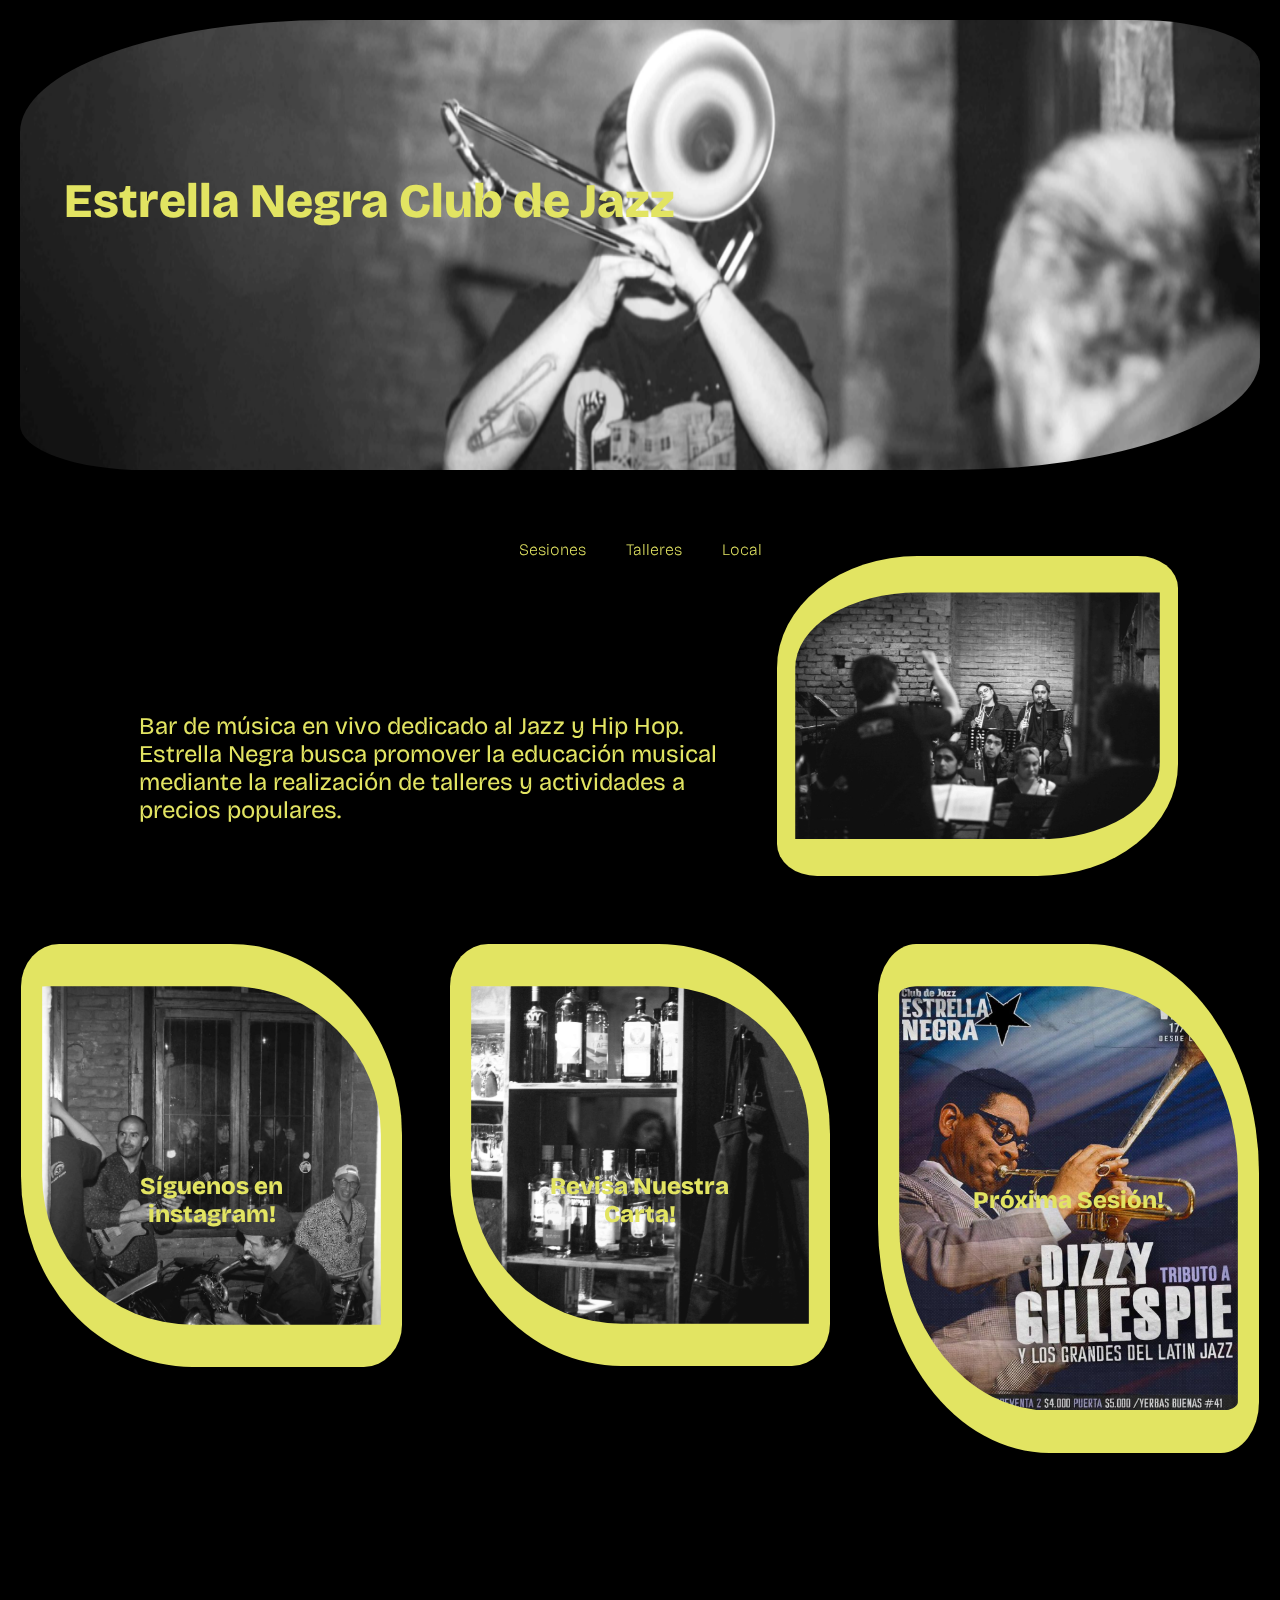
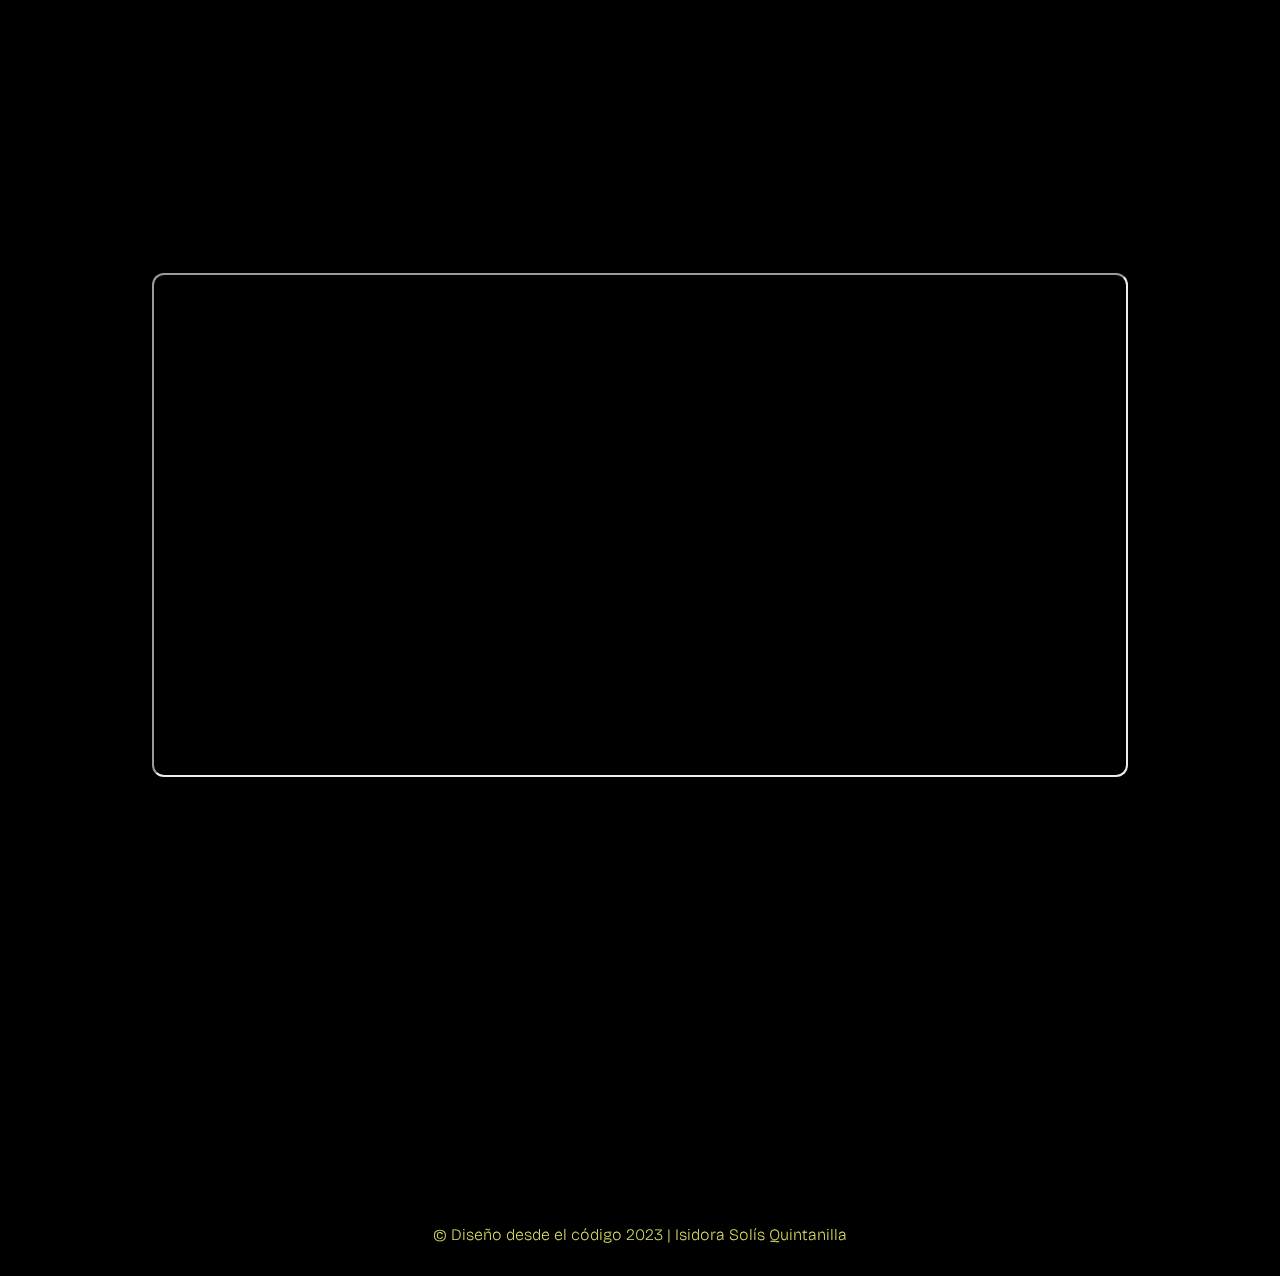
<file: index.html>
<!DOCTYPE html>
<html lang="es">
<head>
  <meta charset="UTF-8">
  <title>Estrella Negra Club de Jazz</title>
  <link href="https://fonts.googleapis.com/css2?family=Bricolage+Grotesque:opsz,wght@12..96,200;12..96,300;12..96,400;12..96,500;12..96,600;12..96,800&display=swap" rel="stylesheet">
  <link rel="stylesheet" href="style.css">
</head>
<body>

  <header>
    <img src="img/Portada.1.png" alt="Estrella Negra Club de Jazz" class="img-portada">
    <h1 class="titulo">Estrella Negra Club de Jazz</h1>
    <nav>
      <a href="Sesiones Estrella Negra.html">Sesiones</a>
      <a href="Talleres.html">Talleres</a>
      <a href="Local.html">Local</a>
    </nav>
  </header>

  <main>
    <section>
  <div class="textop">
        <p>Bar de música en vivo dedicado al Jazz y Hip Hop. Estrella Negra busca promover la
             educación musical mediante la realización de talleres y actividades a precios populares.</p>
            
            </div>    
            <div class="img-secundaria">
      <img src="img/portada.jpg" alt="Banda de jazz" class="img-secundaria">
    </div>
  </section>
  </main>
  <div class="principal">
    <a href="https://www.instagram.com/estrellanegra.valpo/?hl=es" class="enlace-index">
      <div class="texto-imagen">Síguenos en instagram!</div>
      <img src="img/LINK1.jpg" alt="Imagen Bar" class="instagram" />
    </a>
    <a href="https://queresto.com/estrellanegra?fbclid=PAAaZCnzLi-wwy258C-bNeQw7WOUrdP8b7zmV_WdbEx-NnWfnOvyD4RSbEA9Q_aem_ASHAj6RUuksVSdIYM3KoIEDGYab3m9RHMadfeyt5l7YvzfwNiJsJVpYeEwIk54YI7Zo" class="enlace-index">
      <div class="texto-imagen">Revisa Nuestra Carta!</div>
      <img src="img/Menu.png" alt="Barra del bar- visita nuestro menú" class="Menu" />
    </a>
    <a href="https://www.instagram.com/p/Czj3vxQu7z5/?utm_source=ig_web_copy_link&igshid=ODhhZWM5NmIwOQ==" class="enlace-index">
      <div class="texto-imagen">Próxima Sesión!</div>
      <img src="img/TR11.png" alt="Sesión 14 Nov" class="Proximo" />
    </a>
  </div>

   
   
    <section class="spotify">
      <iframe style="border-radius:12px" src="https://open.spotify.com/embed/playlist/5CzoXAgizBrbZXm4nvafJF?utm_source=generator&theme=0" width="80%" height="500" frameBorder="10px" allowfullscreen="" allow="autoplay; clipboard-write; encrypted-media; fullscreen; picture-in-picture" loading="lazy"></iframe>
  </section>

    <section class="footer">
    <footer class="Footer">&copy; Diseño desde el código 2023 | Isidora Solís Quintanilla </footer>
  </section>



</body>
</html>
</file>
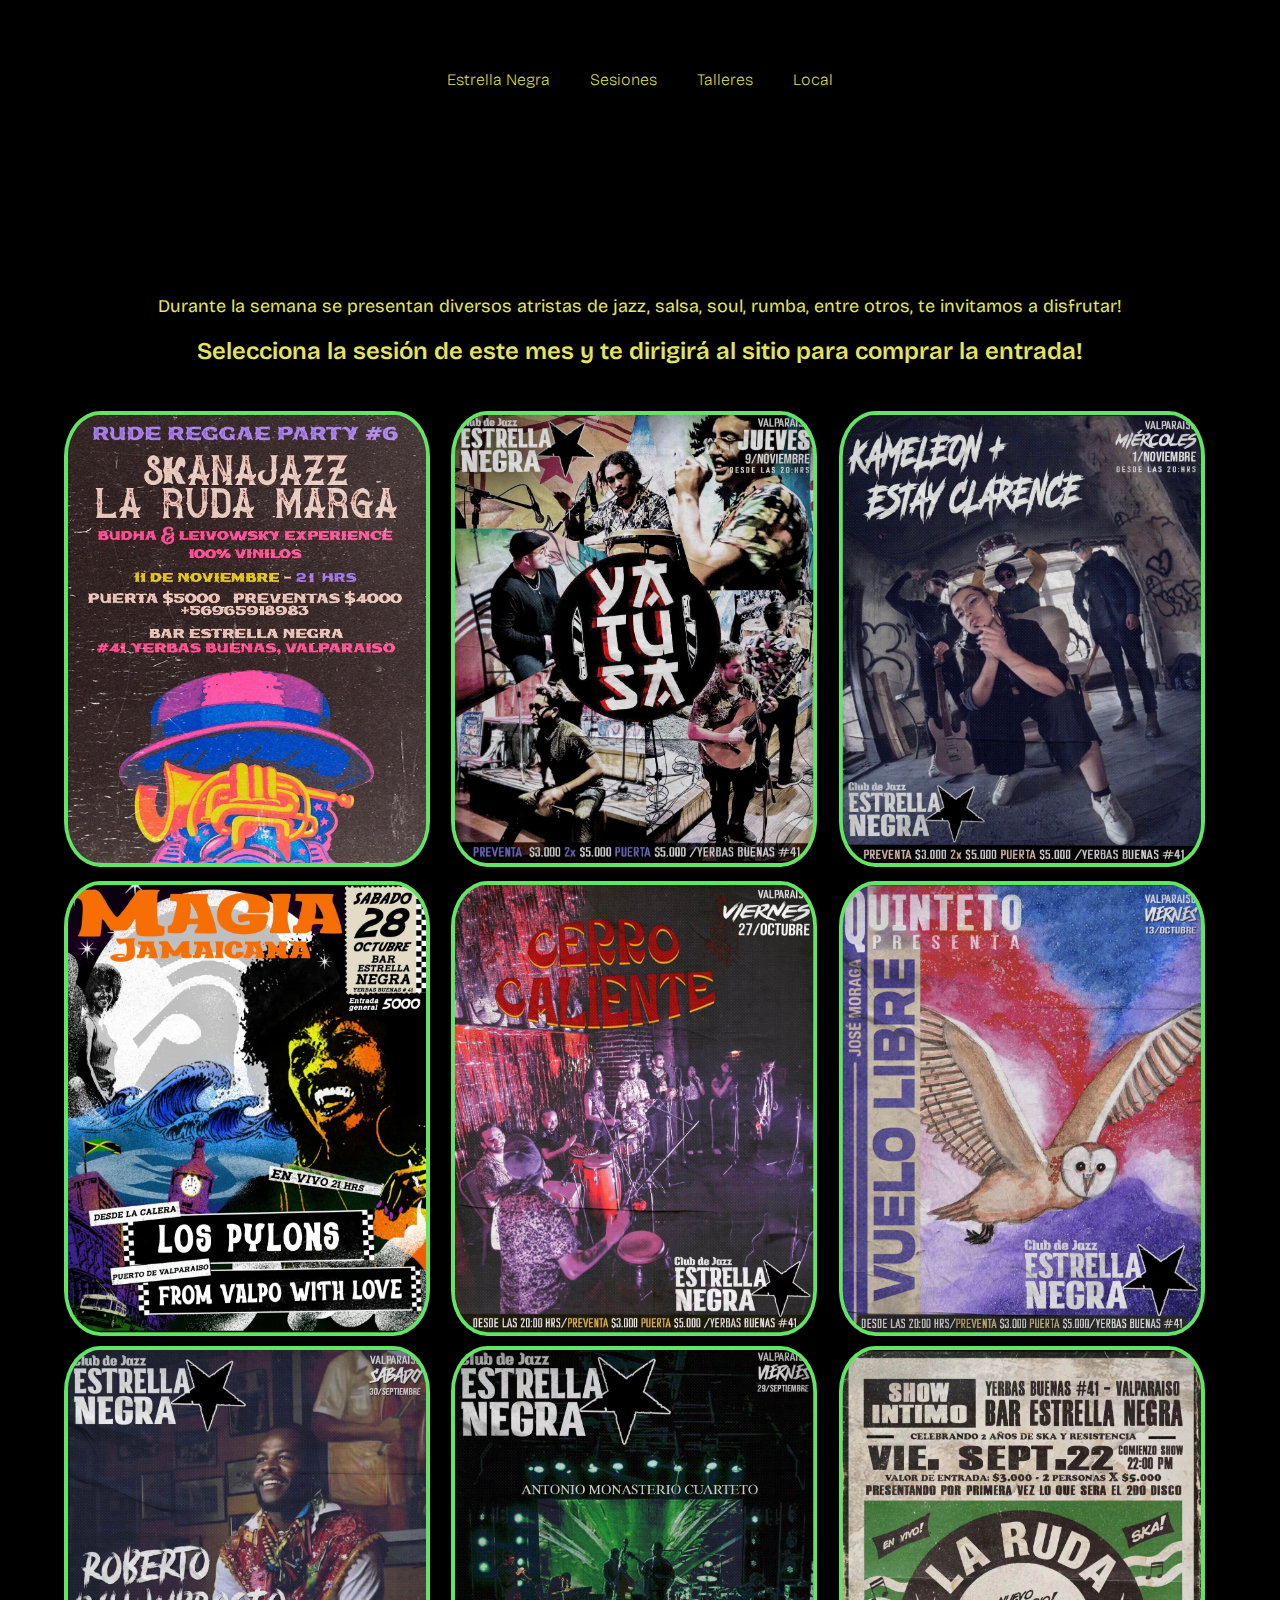
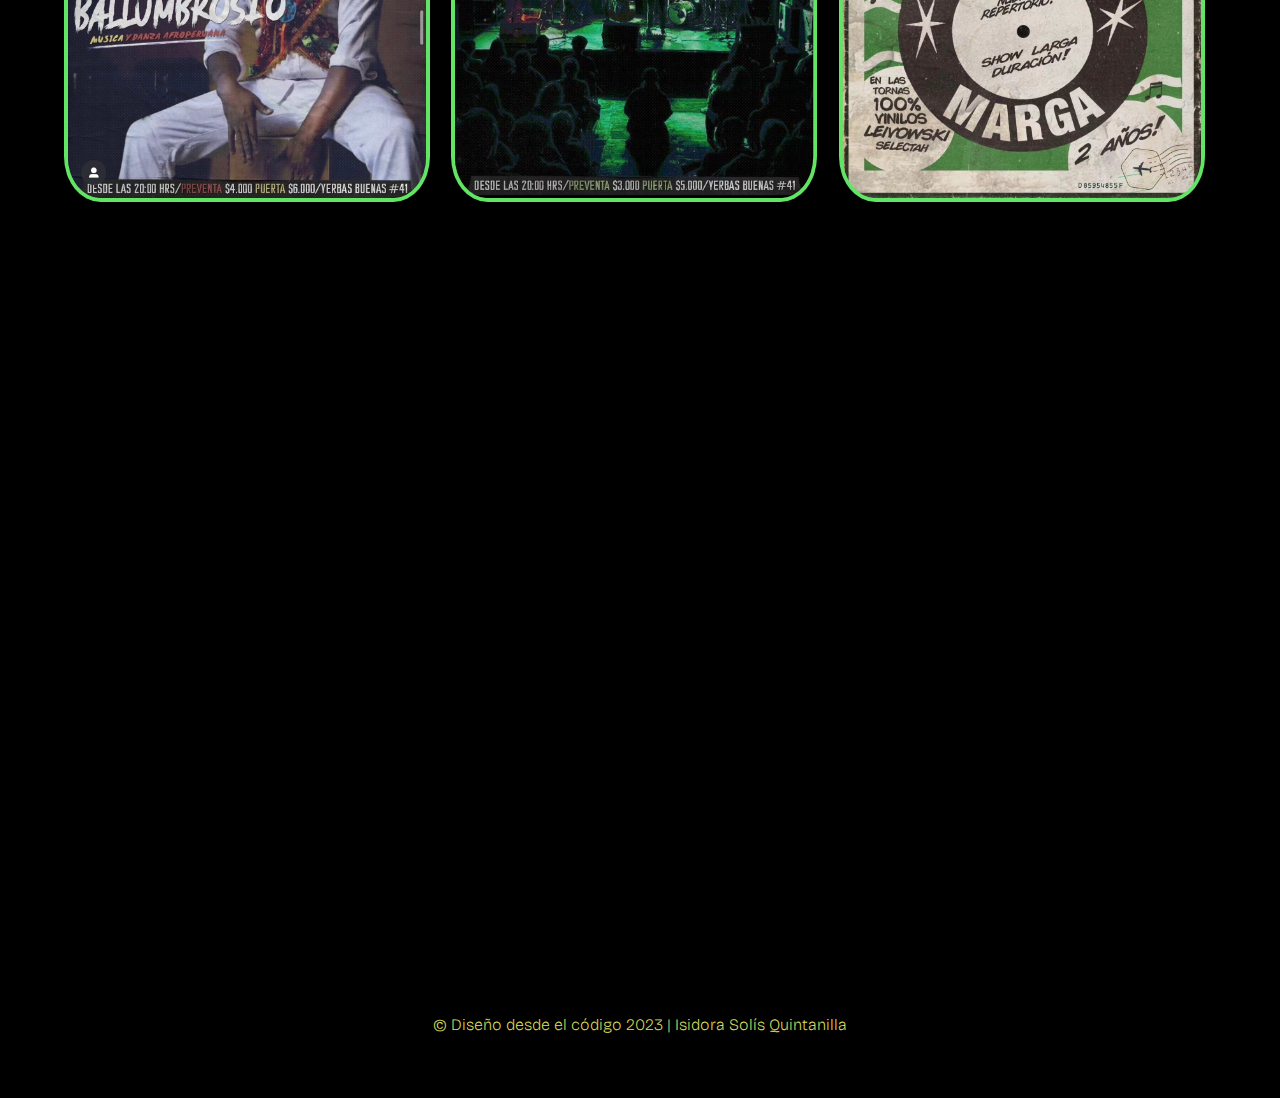
<file: artistas.html>
<!DOCTYPE html>
<html lang="en">
<head>
    <meta charset="UTF-8">
    <meta name="viewport" content="width=device-width, initial-scale=1.0">
    <title>Sesiones de artistas</title>
    <link href="https://fonts.googleapis.com/css2?family=Bricolage+Grotesque:opsz,wght@12..96,200;12..96,300;12..96,400;12..96,500;12..96,600;12..96,800&display=swap" rel="stylesheet">
    <link rel="stylesheet" href="style.css">
</head>
<body>
    
    <div class="head">

        <nav class="navmenu">
            <a  href="index.html">Estrella Negra</a>
            <a  href="Sesiones Estrella Negra.html">Sesiones</a>
            <a  href="Talleres.html">Talleres</a>
            <a  href="local.html">Local</a>
           
        </nav>

    </div>  
   
    <header class="content header">
        <h2 class="title-one">Sesiones de Artistas Estrella Negra</h2>
    </header>
    <section class="Sobre">
        <p>Durante la semana se presentan diversos atristas de jazz, salsa, soul, rumba, entre otros, te invitamos a disfrutar!</p>
        <p class= "otro"> Selecciona la sesión de este mes y te dirigirá al sitio para comprar la entrada!</p>
    </section>
    <div class="imgartista">
        <a href="https://api.whatsapp.com/message/SBS47VMOA7JXN1?autoload=1&app_absent=0" class="Link compra">
<img src="img/AR5.jpg" alt="show día 11 Nov">
</a>
<a href="https://api.whatsapp.com/message/SBS47VMOA7JXN1?autoload=1&app_absent=0" class="Link compra">
<img src="img/AR1.jpg" alt="show día 9 Nov">
</a>
<a href="https://api.whatsapp.com/message/SBS47VMOA7JXN1?autoload=1&app_absent=0" class="Link compra">
<img src="img/AR2.jpg" alt="show día 1 Nov">
</a>
<img src="img/AR3.jpg" alt="show día 28 Oct">
<img src="img/AR4.jpg" alt="show día 27 Oct">
<img src="img/AR6.jpg" alt="show día 13 Oct">
<img src="img/AR7.jpg" alt="show día 30 Sept">
<img src="img/AR8.jpg" alt="show día 29 Sept">
<img src="img/AR9.jpg" alt="show día 22 Sept">
      </div>
    <section>
     

 <section class="footer">
        <footer class="Footer">&copy; Diseño desde el código 2023 | Isidora Solís Quintanilla </footer>
      </section> 
</body>
</html>
</file>
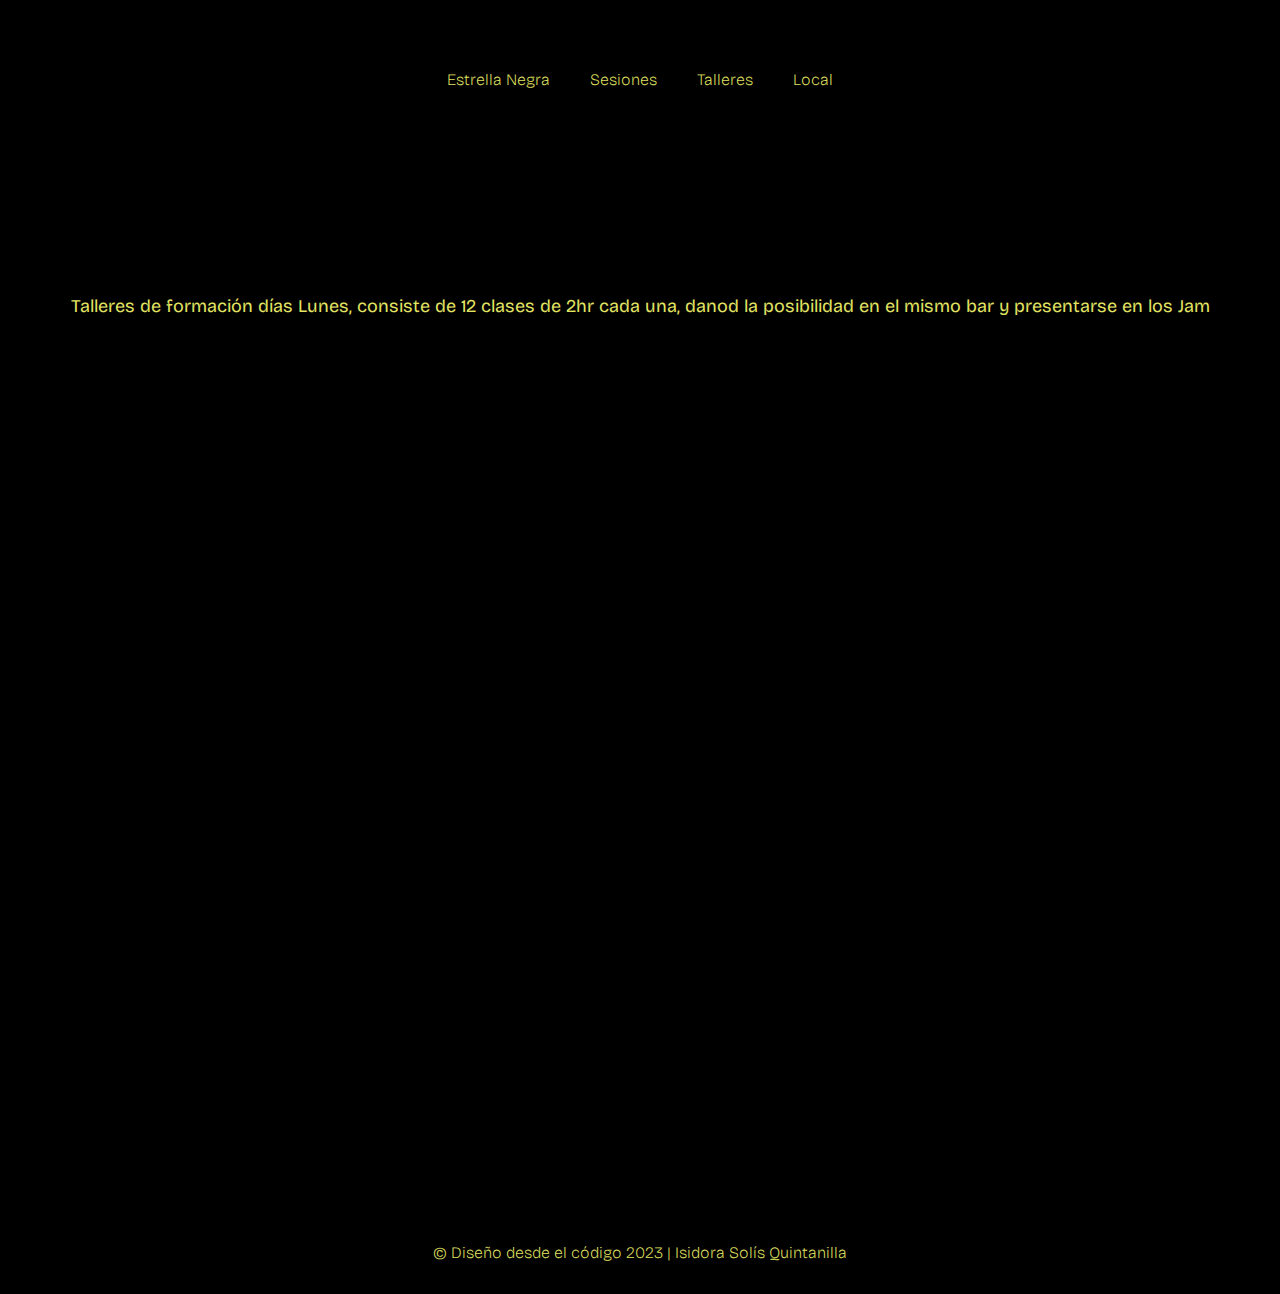
<file: cuatro.html>
<!DOCTYPE html>
<html lang="en">
<head>
    <meta charset="UTF-8">
    <meta name="viewport" content="width=device-width, initial-scale=1.0">
    <title>Club de jazz Estrella Negra</title>
    <link href="https://fonts.googleapis.com/css2?family=Bricolage+Grotesque:opsz,wght@12..96,200;12..96,300;12..96,400;12..96,500;12..96,600;12..96,800&display=swap" rel="stylesheet">
    <link rel="stylesheet" href="style.css">
</head>
<body>
    <div class="head">

        <nav class="navmenu">
            <a  href="index.html">Estrella Negra</a>
            <a  href="dos.html">Sesiones</a>
            <a  href="tres.html">Talleres</a>
            <a  href="cuatro.html">Local</a>
           
        </nav>

    </div>  

    <header class="content header">
        <h2 class="title-one">Local Estrella Negra</h2>
    </header>
    <section class="Sobre">
        <pa>Talleres de formación días Lunes, consiste de 12 clases de 2hr cada una, danod la posibilidad en el mismo bar y presentarse en los Jam</pa>
    </section>
   <section class="mapa">
    <iframe src="https://www.google.com/maps/embed?pb=!1m18!1m12!1m3!1d836.0990843970471!2d-71.62468932449511!3d-33.04603096992582!2m3!1f0!2f0!3f0!3m2!1i1024!2i768!4f13.1!3m3!1m2!1s0x9689e1262823d5db%3A0x2ada6082d7979c31!2sYerbas%20Buenas%2041%2C%202381072%20Valpara%C3%ADso!5e0!3m2!1ses-419!2scl!4v1699249796921!5m2!1ses-419!2scl" width="600" height="450" style="border: 2px;" allowfullscreen="" loading="lazy" referrerpolicy="no-referrer-when-downgrade" ></iframe>
</section>
     

 <section class="footer">
        <footer class="Footer">&copy; Diseño desde el código 2023 | Isidora Solís Quintanilla </footer>
      </section>  
</body>
</html>
</file>
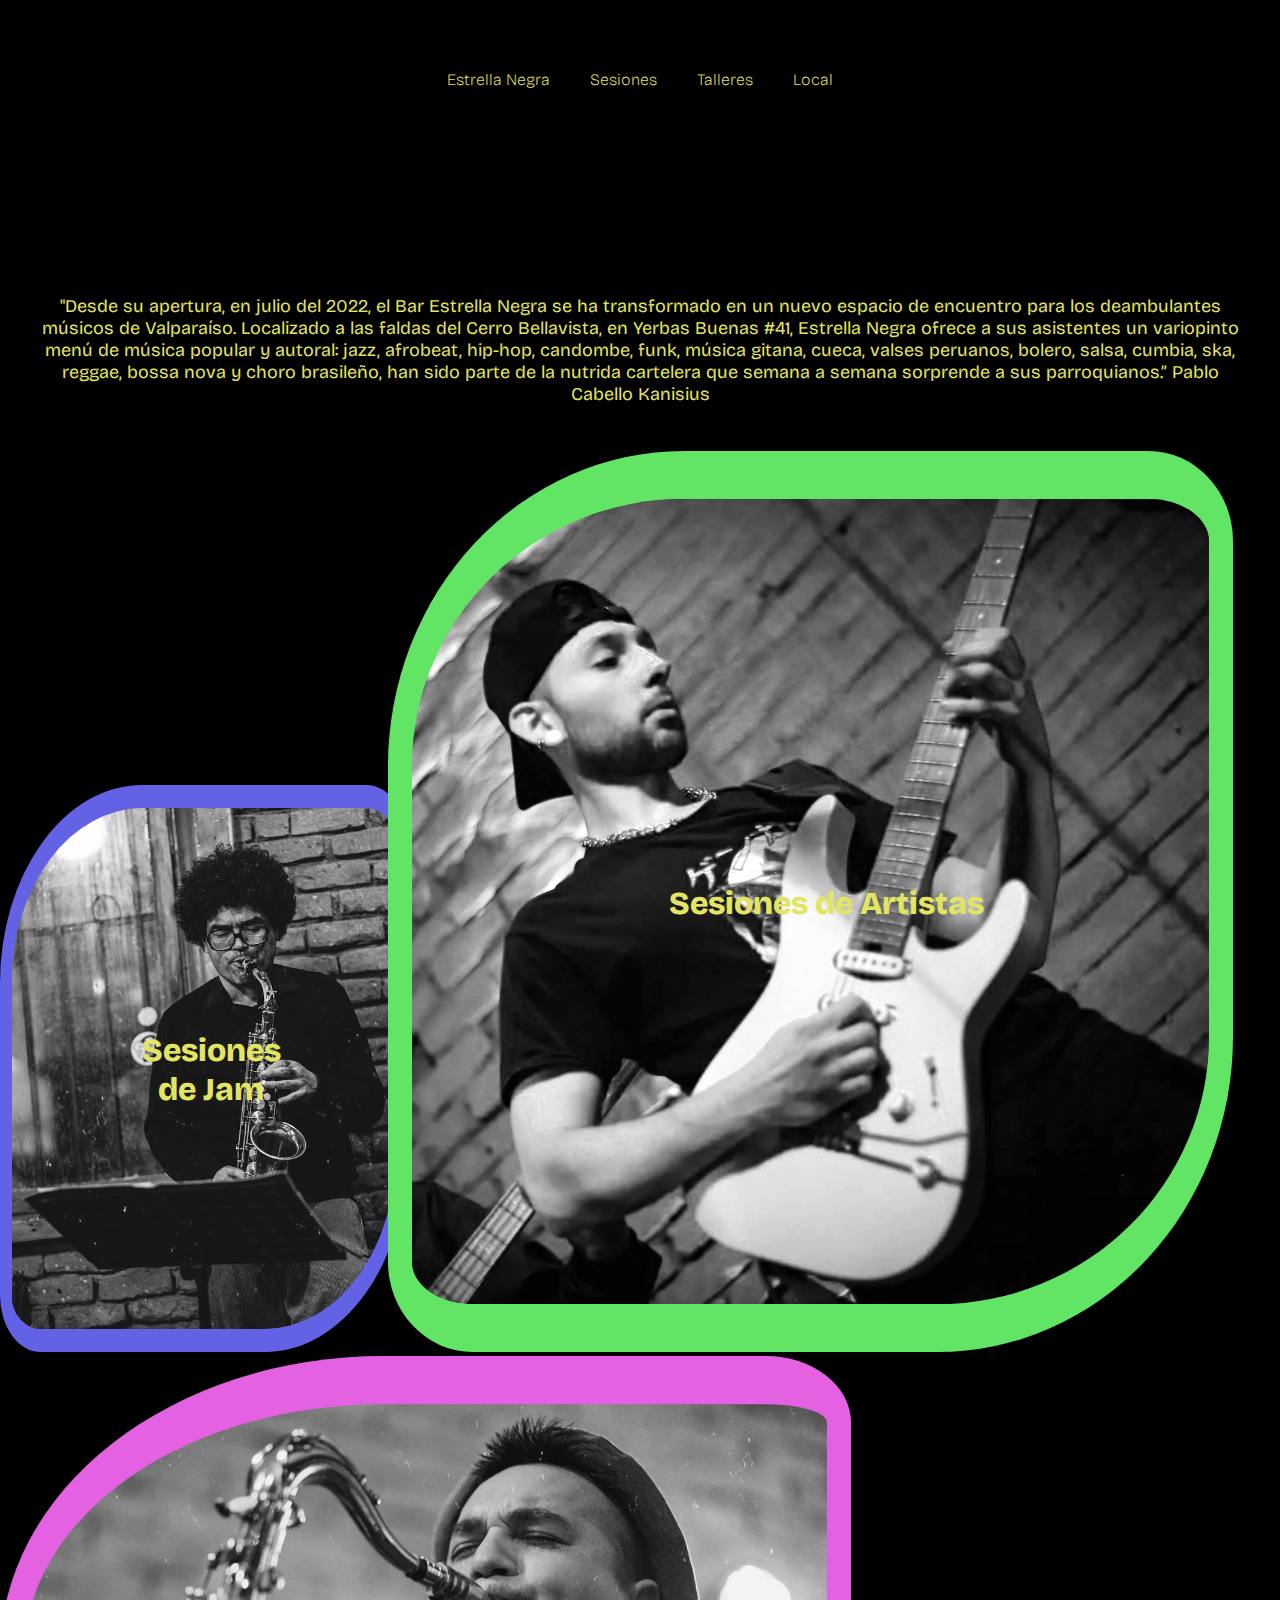
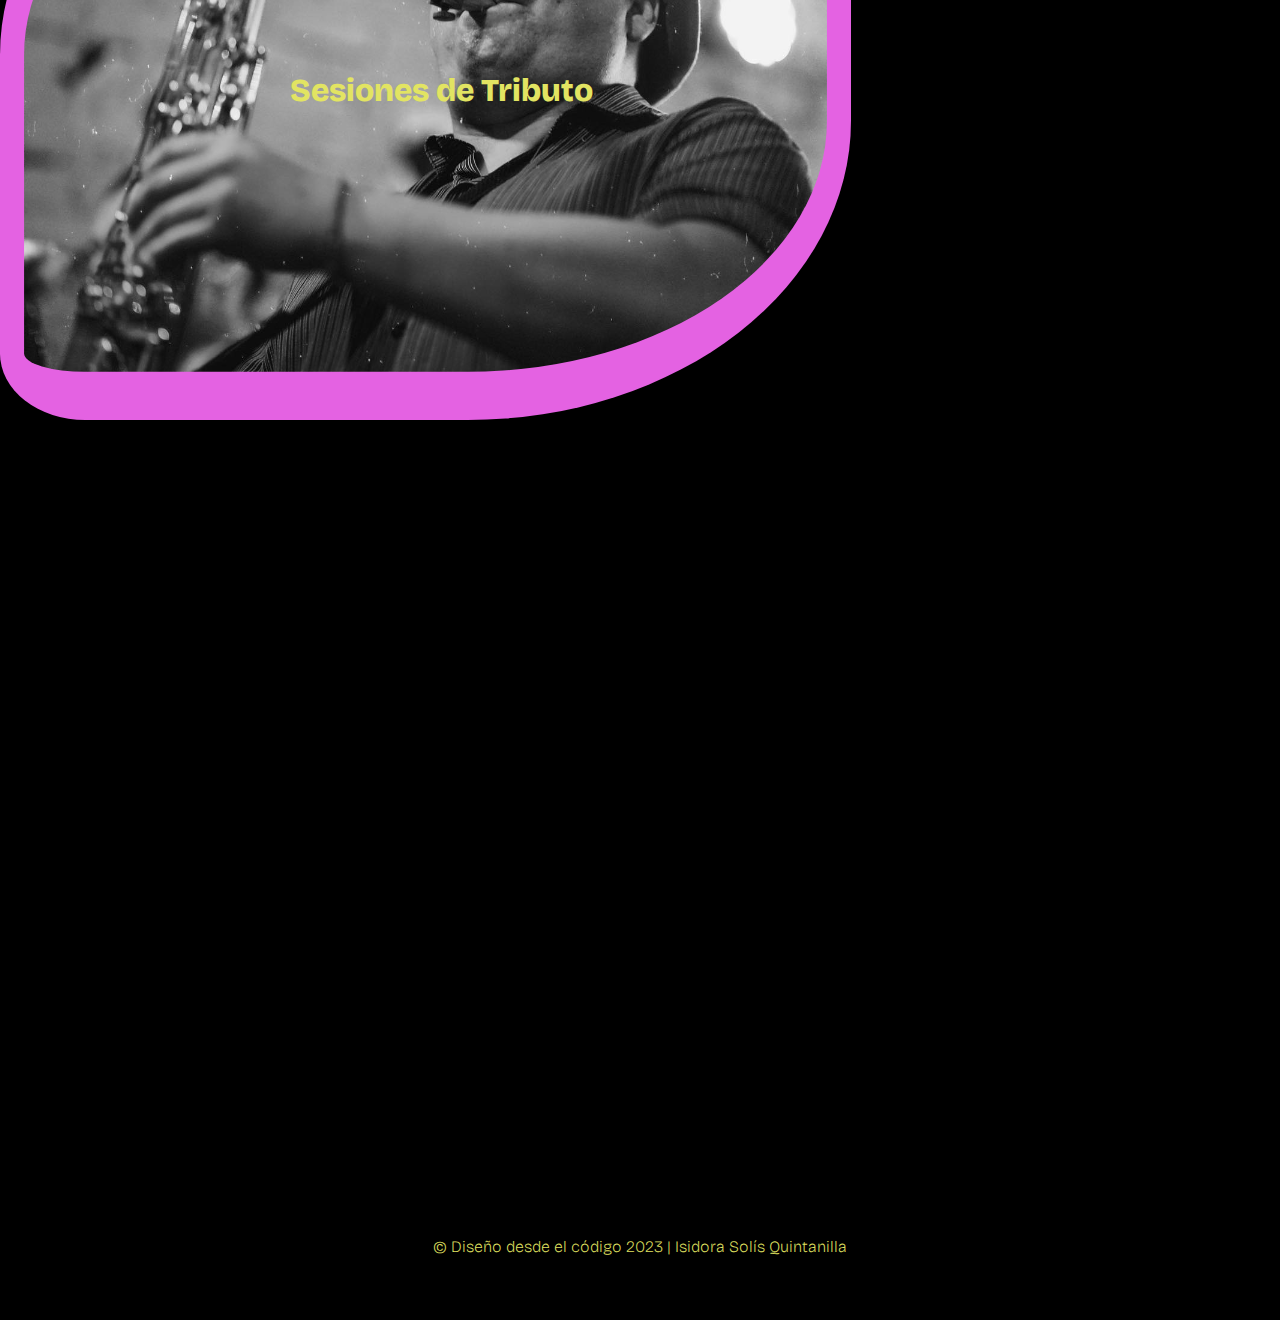
<file: dos.html>
<!DOCTYPE html>
<html lang="es">
<head>
  <meta charset="UTF-8">
  <title>Sesiones Estrella Negra</title>
  <link href="https://fonts.googleapis.com/css2?family=Bricolage+Grotesque:opsz,wght@12..96,200;12..96,300;12..96,400;12..96,500;12..96,600;12..96,800&display=swap" rel="stylesheet">
  <link rel="stylesheet" href="style.css">
<body>
    <div class="head">

        <nav class="navmenu">
            <a  href="index.html">Estrella Negra</a>
            <a  href="dos.html">Sesiones</a>
            <a  href="tres.html">Talleres</a>
            <a  href="cuatro.html">Local</a>
           
        </nav>

    </div>  

    <header class="content header">
        <h2 class="title-one">Sesiones Estrella Negra</h2>
    </header>
    <section class="Sobre">
        <pa>"Desde su apertura, en julio del 2022, el Bar Estrella Negra se ha transformado en un nuevo espacio de encuentro para los deambulantes músicos de Valparaíso. Localizado a las faldas del Cerro Bellavista, en Yerbas Buenas #41, Estrella Negra ofrece a sus asistentes un variopinto menú de música popular y autoral: jazz, afrobeat, hip-hop, candombe, funk, música gitana, cueca, valses peruanos, bolero, salsa, cumbia, ska, reggae, bossa nova y choro brasileño, han sido parte de la nutrida cartelera que semana a semana sorprende a sus parroquianos.” Pablo Cabello Kanisius</pa>
    </section>
    <div class="contenedor">
        <a href="jam.html">
        <img src="PROX.png" alt="Banda de jazz" class="Jam" />
        <div class="centrado">Sesiones de Jam</div>
      </a>
      </div>
      <div class="contenedor">
        <a href="artistas.html">
        <img src="Pasados.png" alt="Banda de jazz" class="Grupos" />
        <div class="centrado">Sesiones de Artistas</div>
      </a>
      </div>
      <div class="contenedor">
        <a href="tributo.html">
        <img src="Captura de pantalla 2023-11-06 011004.png" alt="Banda de jazz" class="Tributo" />
        <div class="centrado">Sesiones de Tributo</div>
      </a>
      </div>
    <section>
     

 <section class="footer">
        <footer class="Footer">&copy; Diseño desde el código 2023 | Isidora Solís Quintanilla </footer>
      </section>
</body>
</html>
</file>
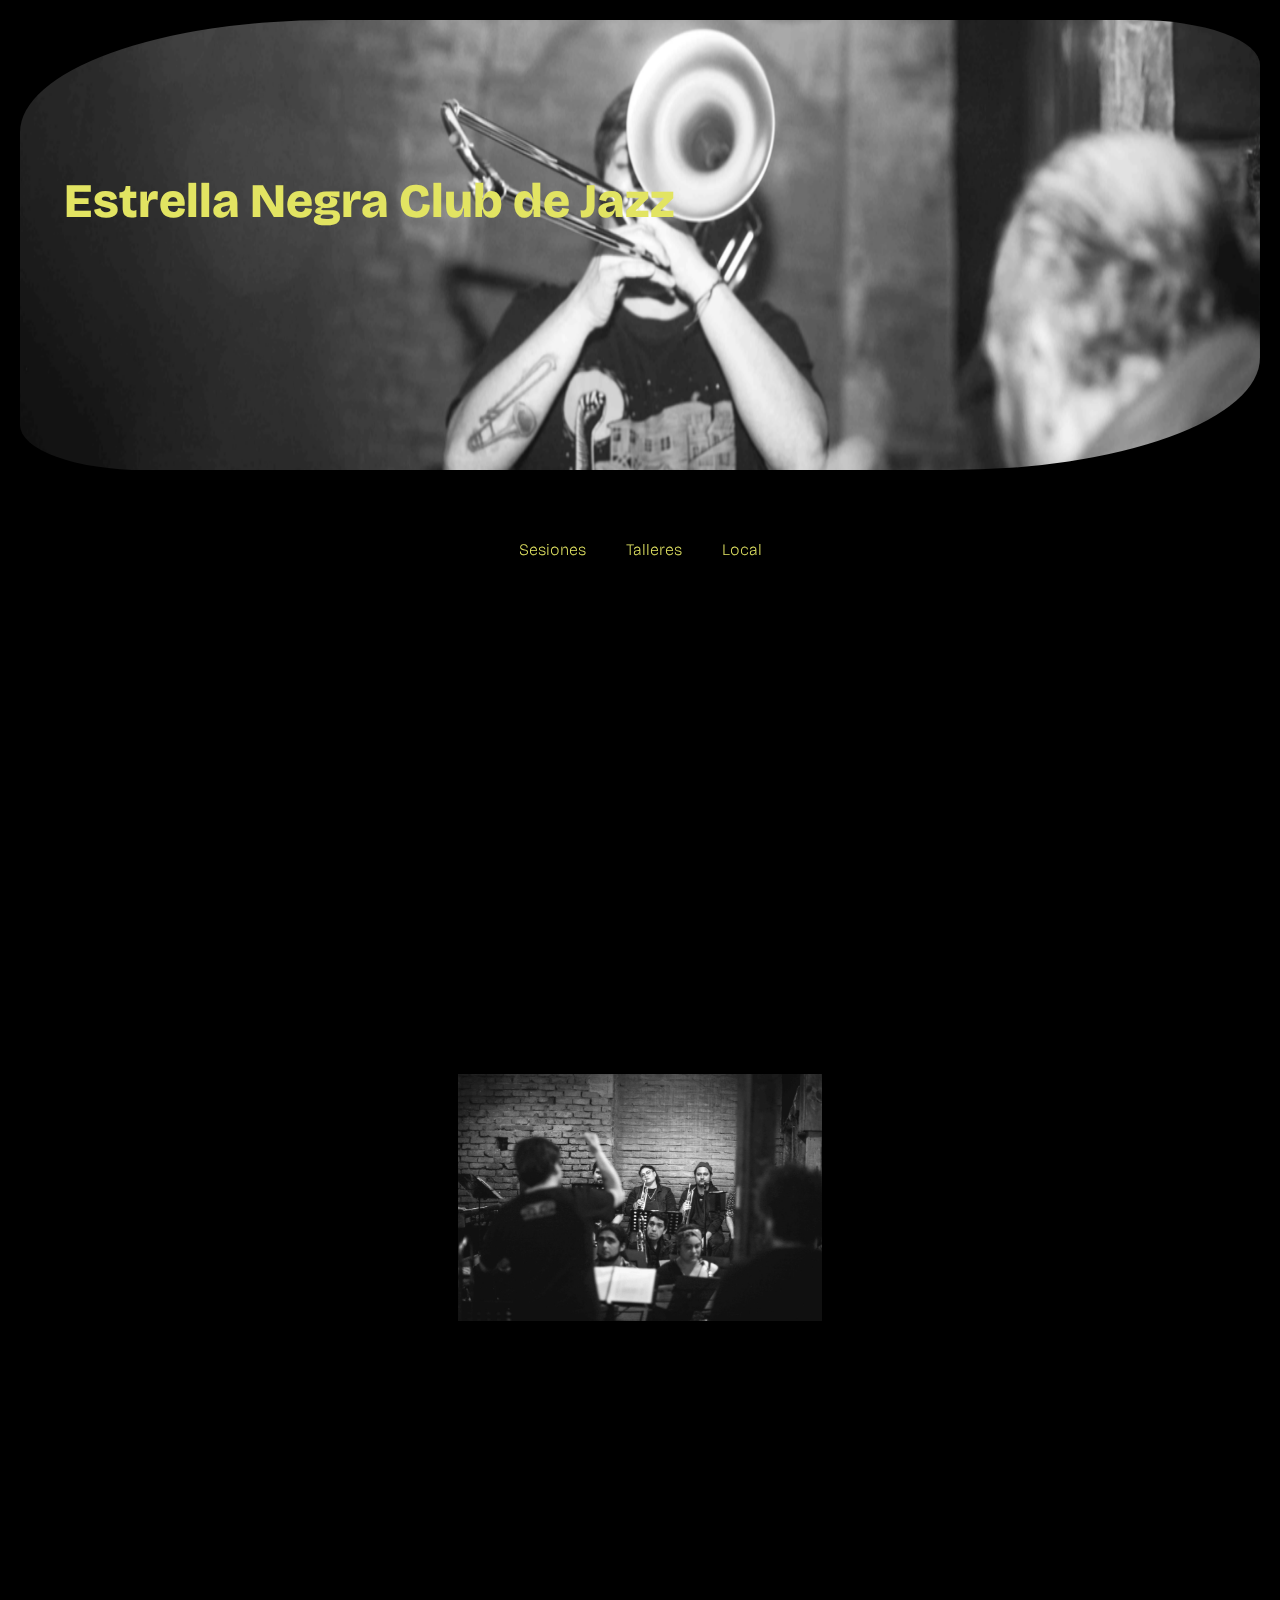
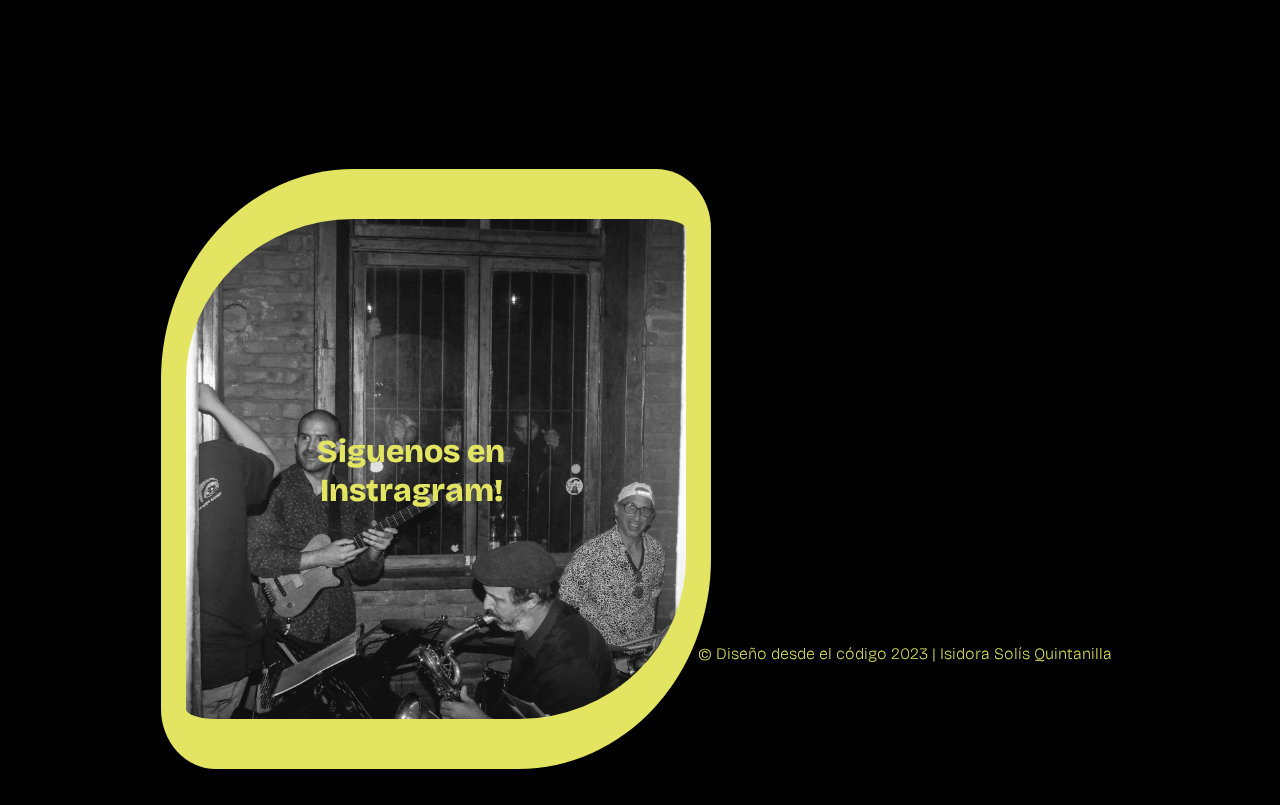
<file: Estrella Negra.html>
<!DOCTYPE html>
<html lang="es">
<head>
  <meta charset="UTF-8">
  <title>Estrella Negra Club de Jazz</title>
  <link href="https://fonts.googleapis.com/css2?family=Bricolage+Grotesque:opsz,wght@12..96,200;12..96,300;12..96,400;12..96,500;12..96,600;12..96,800&display=swap" rel="stylesheet">
  <link rel="stylesheet" href="style.css">
</head>
<body>

  <header>
    <img src="Portada.1.png" alt="Estrella Negra Club de Jazz" class="img-portada">
    <h1 class="titulo">Estrella Negra Club de Jazz</h1>
    <nav>
      <a href="Sesiones Estrella Negra.html">Sesiones</a>
      <a href="Talleres.html">Talleres</a>
      <a href="Local.html">Local</a>
    </nav>
  </header>

  <main>
    <section>
        <p>Bar de música en vivo dedicado al Jazz y Hip Hop. Estrella Negra busca promover la
             educación musical mediante la realización de talleres y actividades a precios populares.</p>
             </section>
             <section>
      <img src="portada.jpg" alt="Banda de jazz" class="img-secundaria">
    </section>
   
  </main>
  
  <section style="text-align: center;">

    <div class="contenedor">
      <a href="https://www.instagram.com/estrellanegra.valpo/?hl=es">
      <img src="LINK1.jpg" alt="Banda de jazz" class="instagram" />
      <div class="centrado">Siguenos en Instragram!</div>
    </a>
    </div>
    
  <section class="footer">
    <footer class="Footer">&copy; Diseño desde el código 2023 | Isidora Solís Quintanilla </footer>
  </section>


</body>
</html>
</file>
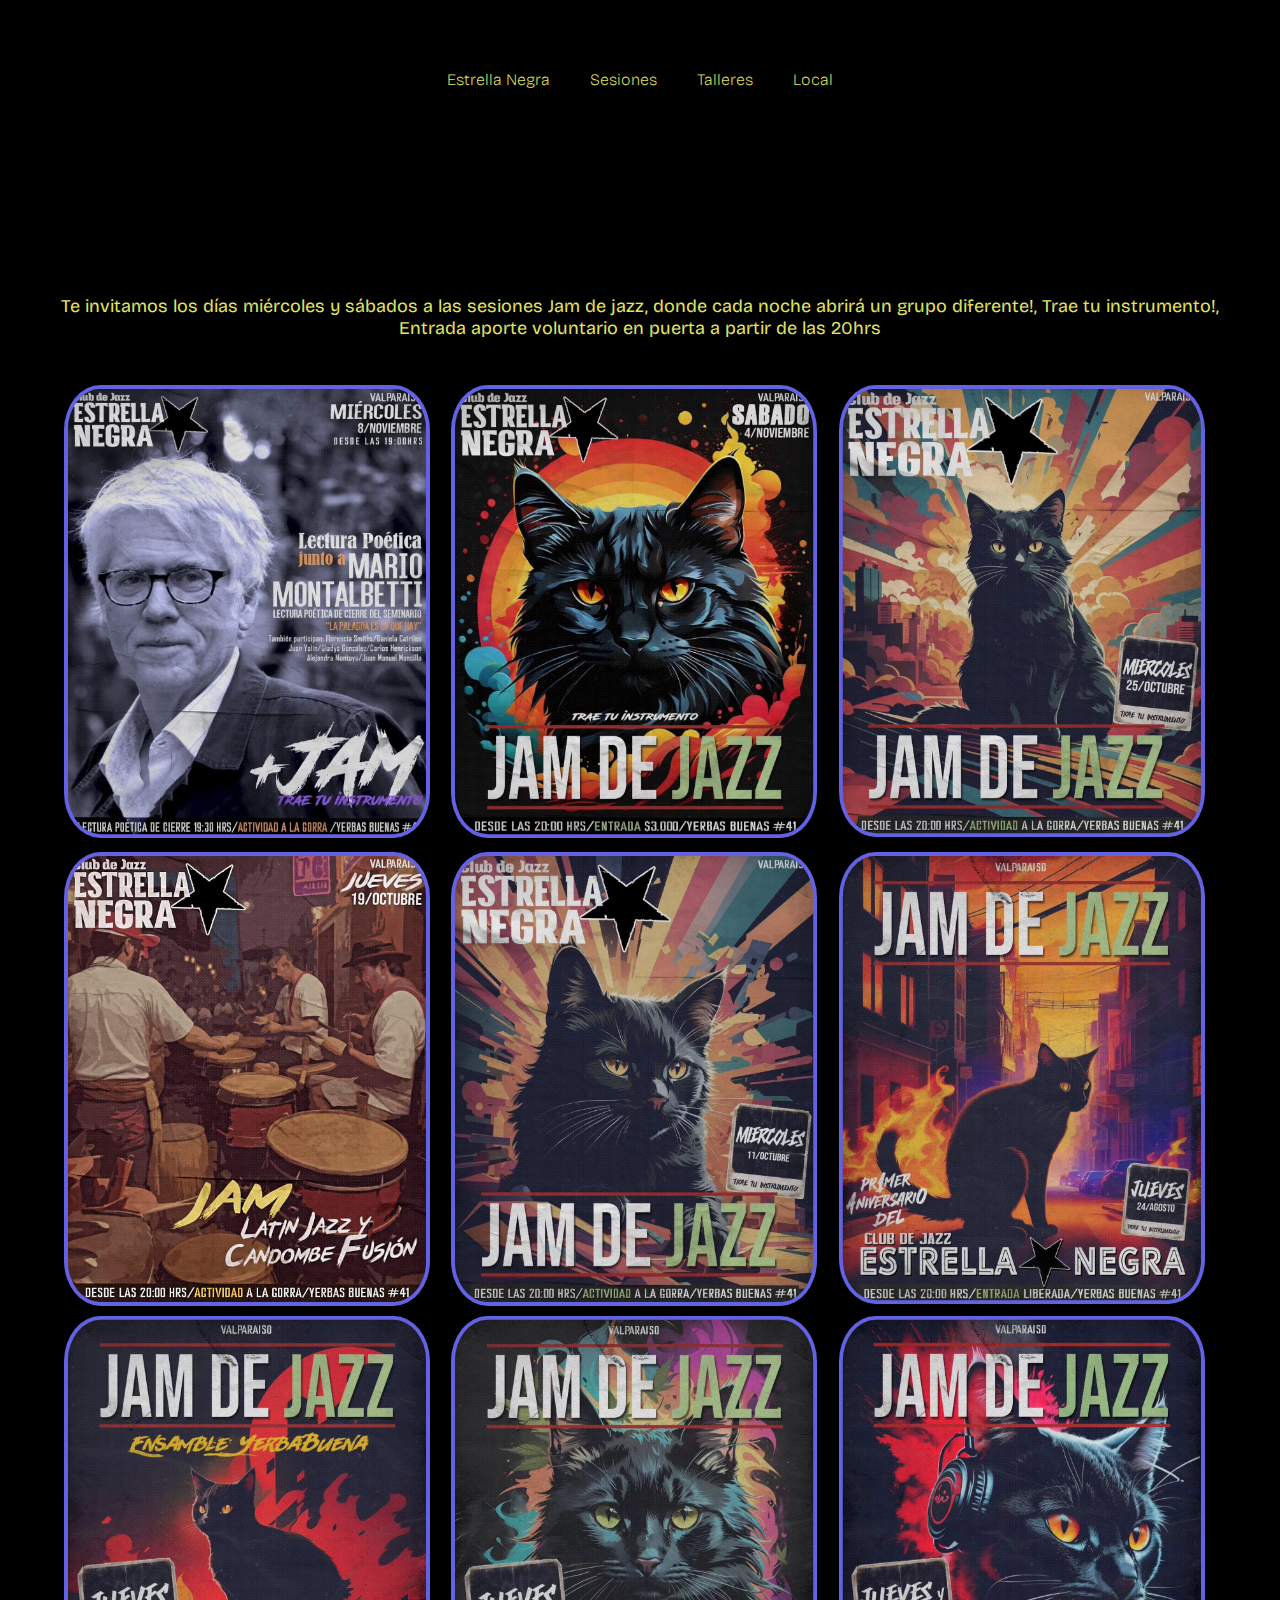
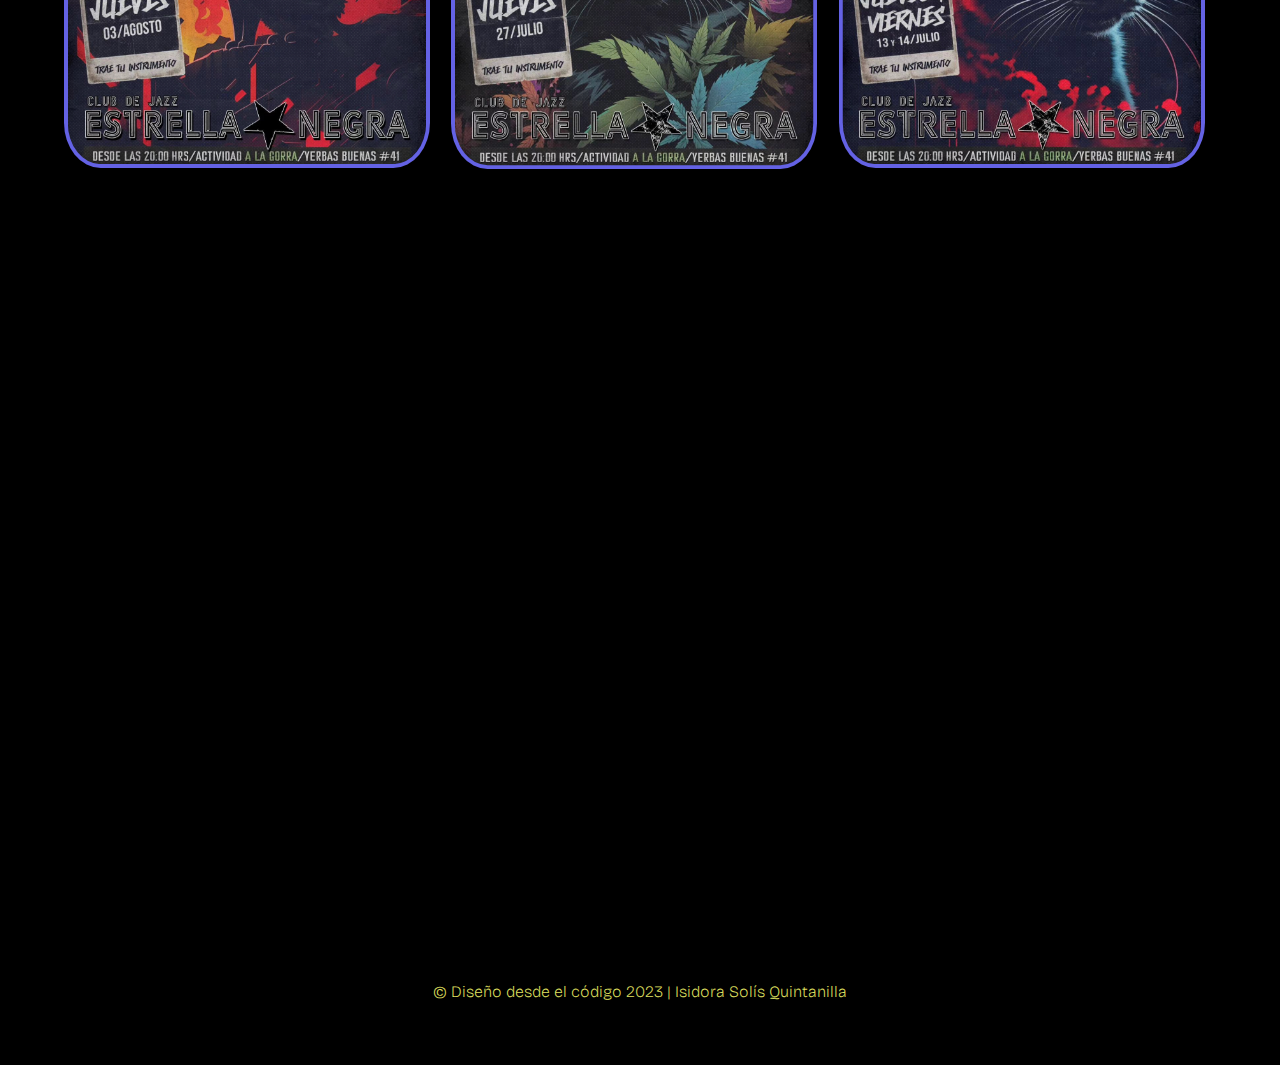
<file: jam.html>
<!DOCTYPE html>
<html lang="en">
<head>
    <meta charset="UTF-8">
    <meta name="viewport" content="width=device-width, initial-scale=1.0">
    <title>Sesiones de Jam</title>
    <link href="https://fonts.googleapis.com/css2?family=Bricolage+Grotesque:opsz,wght@12..96,200;12..96,300;12..96,400;12..96,500;12..96,600;12..96,800&display=swap" rel="stylesheet">
    <link rel="stylesheet" href="style.css">
</head>
<body>
    
    <div class="head">

        <nav class="navmenu">
            <a  href="index.html">Estrella Negra</a>
            <a  href="Sesiones Estrella Negra.html">Sesiones</a>
            <a  href="Talleres.html">Talleres</a>
            <a  href="Local.html">Local</a>
           
        </nav>

    </div>  

    <header class="content header">
        <h2 class="title-one">Sesiones de Jam Estrella Negra</h2>
    </header>
    <section class="Sobre">
        
        <pa>Te invitamos  los días miércoles y sábados a las sesiones Jam de jazz, donde cada noche abrirá un grupo diferente!, Trae tu instrumento!, Entrada aporte voluntario en puerta a partir de las 20hrs</pa>
        
   
    </section>
    <div class="imgjam">
        
<a href="https://api.whatsapp.com/message/SBS47VMOA7JXN1?autoload=1&app_absent=0" class="Link compra">
<img src="img/j1.jpg" alt="Jam día 8 Nov">
</a>
<a href="https://api.whatsapp.com/message/SBS47VMOA7JXN1?autoload=1&app_absent=0" class="Link compra">
<img src="img/j2.jpg" alt="Jam día 4 Nov">
</a>
<img src="img/j3.jpg" alt="Jam día 25 Oct">
<img src="img/j4.jpg" alt="Jam día 19 Oct">
<img src="img/j5.jpg" alt="Jam día 11 Oct">
<img src="img/j6.jpg" alt="Jam día 24 Agst">
<img src="img/j7.jpg" alt="Jam día 03 Agst">
<img src="img/j8.jpg" alt="Jam día 27 Jul">
<img src="img/j9.jpg" alt="Jam día 13 y 14 Jul">
      </div>
    <section>
     

 <section class="footer">
        <footer class="Footer">&copy; Diseño desde el código 2023 | Isidora Solís Quintanilla </footer>
      </section>  
</body>
</html>
</file>
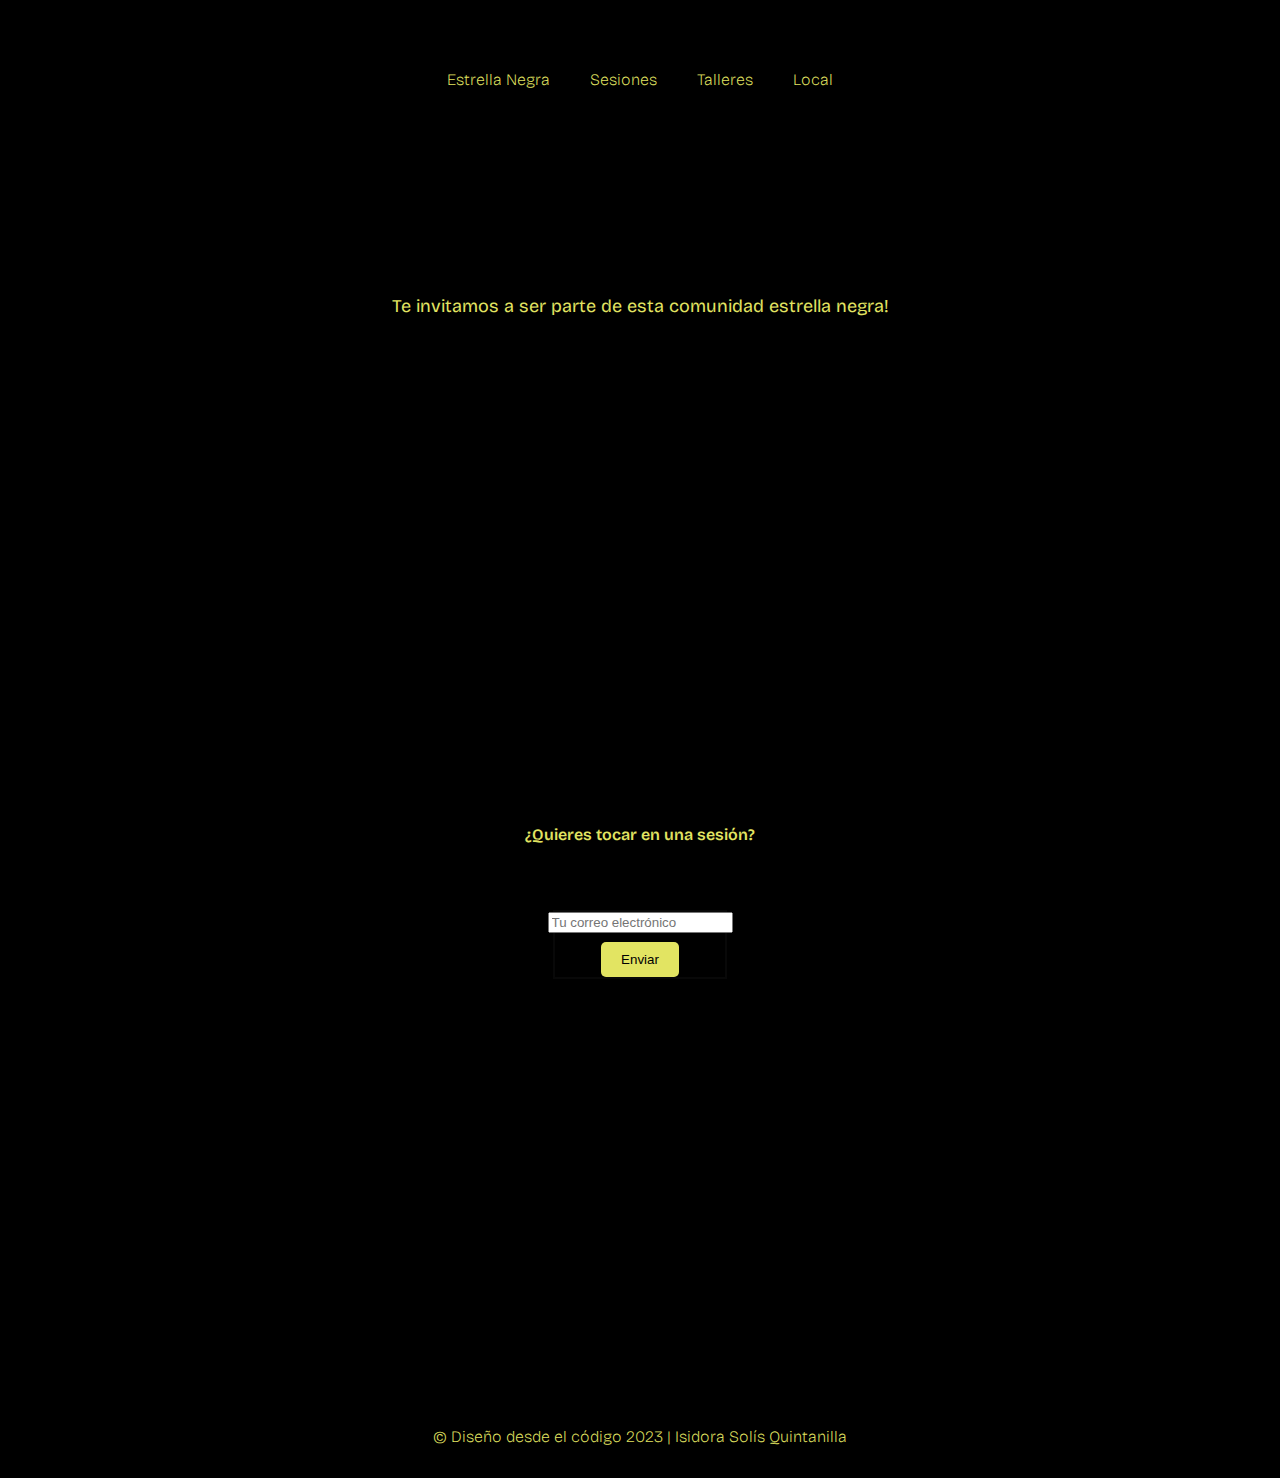
<file: Local.html>
<!DOCTYPE html>
<html lang="en">

<head>
    <meta charset="UTF-8">
    <meta name="viewport" content="width=device-width, initial-scale=1.0">
    <title>Club de jazz Estrella Negra</title>
    <link href="https://fonts.googleapis.com/css2?family=Bricolage+Grotesque:opsz,wght@12..96,200;12..96,300;12..96,400;12..96,500;12..96,600;12..96,800&display=swap" rel="stylesheet">
    <link rel="stylesheet" href="style.css">
</head>

<body>
    
    <div class="head">

        <nav class="navmenu">
            <a href="index.html">Estrella Negra</a>
            <a href="Sesiones Estrella Negra.html">Sesiones</a>
            <a href="Talleres.html">Talleres</a>
            <a href="Local.html">Local</a>

        </nav>

    </div>

    <header class="content header">
        <h2 class="title-one">Local Estrella Negra</h2>
    </header>
    <section class="Sobre">
        <pa>Te invitamos a ser parte de esta comunidad estrella negra!</pa>
    </section>
    <section class="mapa">
        <iframe src="https://www.google.com/maps/embed?pb=!1m18!1m12!1m3!1d836.0990843970471!2d-71.62468932449511!3d-33.04603096992582!2m3!1f0!2f0!3f0!3m2!1i1024!2i768!4f13.1!3m3!1m2!1s0x9689e1262823d5db%3A0x2ada6082d7979c31!2sYerbas%20Buenas%2041%2C%202381072%20Valpara%C3%ADso!5e0!3m2!1ses-419!2scl!4v1699249796921!5m2!1ses-419!2scl"
            width="600px" height="400px" style="border: 2px;" allowfullscreen="" loading="lazy" referrerpolicy="no-referrer-when-downgrade"></iframe>
    </section>
    <section class="caja-texto">
        <div class="mensaje">
            <p>¿Quieres tocar en una sesión?</p>
        </div>
        <div class="input-correo">
            <form id="formularioCorreo">
                <input type="email" placeholder="Tu correo electrónico" required>
                <input type="submit" value="Enviar">
            </form>
        </div>
    </section>
    
    <section class="footer">
        <footer class="Footer">&copy; Diseño desde el código 2023 | Isidora Solís Quintanilla </footer>
    </section>
</body>

</html>
</file>
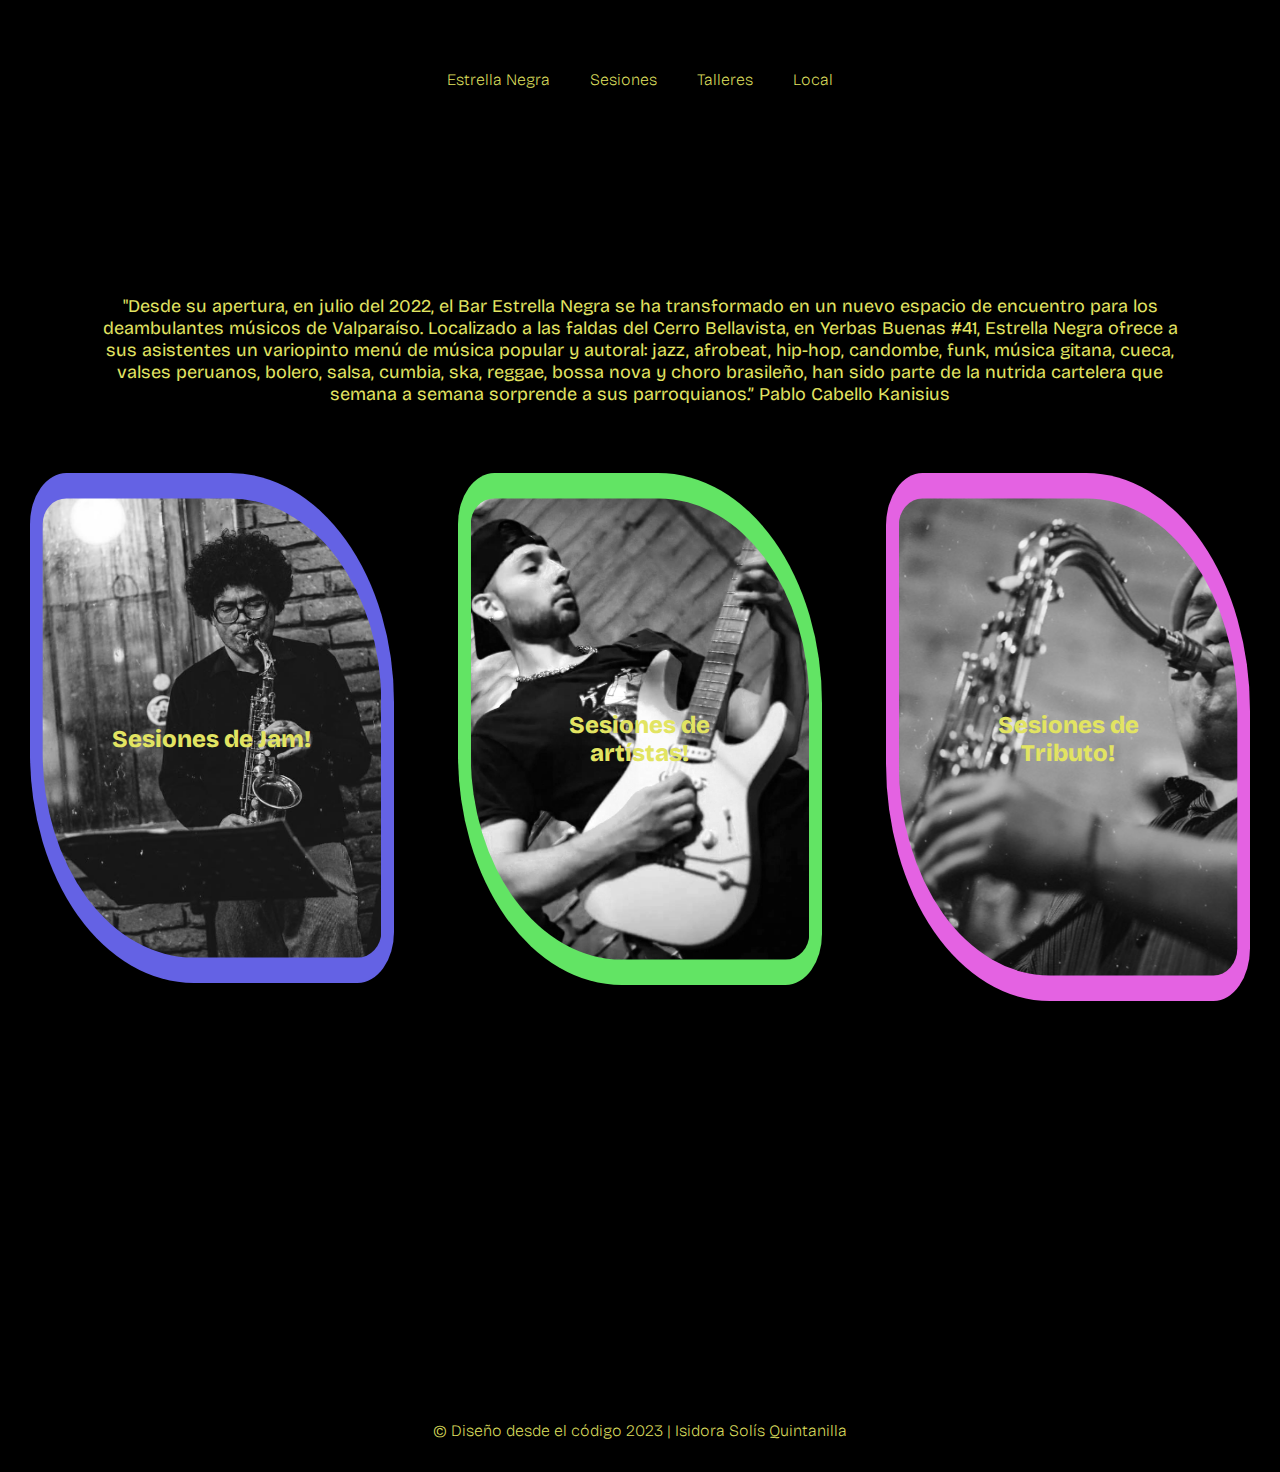
<file: Sesiones Estrella Negra.html>
<!DOCTYPE html>
<html lang="es">
<head>
  <meta charset="UTF-8">
  <title>Sesiones Estrella Negra</title>
  <link href="https://fonts.googleapis.com/css2?family=Bricolage+Grotesque:opsz,wght@12..96,200;12..96,300;12..96,400;12..96,500;12..96,600;12..96,800&display=swap" rel="stylesheet">
  <link rel="stylesheet" href="style.css">
</head>
<body>
  
  <div class="head">
    <nav class="navmenu">
      <a href="index.html">Estrella Negra</a>
      <a href="Sesiones Estrella Negra.html">Sesiones</a>
      <a href="Talleres.html">Talleres</a>
      <a href="Local.html">Local</a>
    </nav>
  </div>  

  <header class="content header">
    <h2 class="title-one">Sesiones Estrella Negra</h2>
  </header>

  <section class="Sobre">
    <p>"Desde su apertura, en julio del 2022, el Bar Estrella Negra se ha transformado en un nuevo espacio de encuentro para los deambulantes músicos de Valparaíso. Localizado a las faldas del Cerro Bellavista, en Yerbas Buenas #41, Estrella Negra ofrece a sus asistentes un variopinto menú de música popular y autoral: jazz, afrobeat, hip-hop, candombe, funk, música gitana, cueca, valses peruanos, bolero, salsa, cumbia, ska, reggae, bossa nova y choro brasileño, han sido parte de la nutrida cartelera que semana a semana sorprende a sus parroquianos.” Pablo Cabello Kanisius</p>
  </section>

  <div class="Sesiones">
    <a href="jam.html" class="enlace-sesion">
      <div class="texto-imagen">Sesiones de Jam!</div>
      <img src="img/PROX.png" alt="Saxofon-sesiones jam" class="Jam" />
    </a>
    <a href="artistas.html" class="enlace-sesion">
      <div class="texto-imagen">Sesiones de artístas!</div>
      <img src="img/Pasados.png" alt="Bajo- sesiones de artistas" class="Grupos" />
    </a>
    <a href="tributo.html" class="enlace-sesion">
      <div class="texto-imagen">Sesiones de Tributo!</div>
      <img src="img/Captura de pantalla 2023-11-06 011004.png" alt="Saxofon-sesiones de tributo" class="Tributo" />
    </a>
  </div>

  <section class="footer">
    <footer class="Footer">&copy; Diseño desde el código 2023 | Isidora Solís Quintanilla </footer>
  </section>
</body>
</html>
</file>
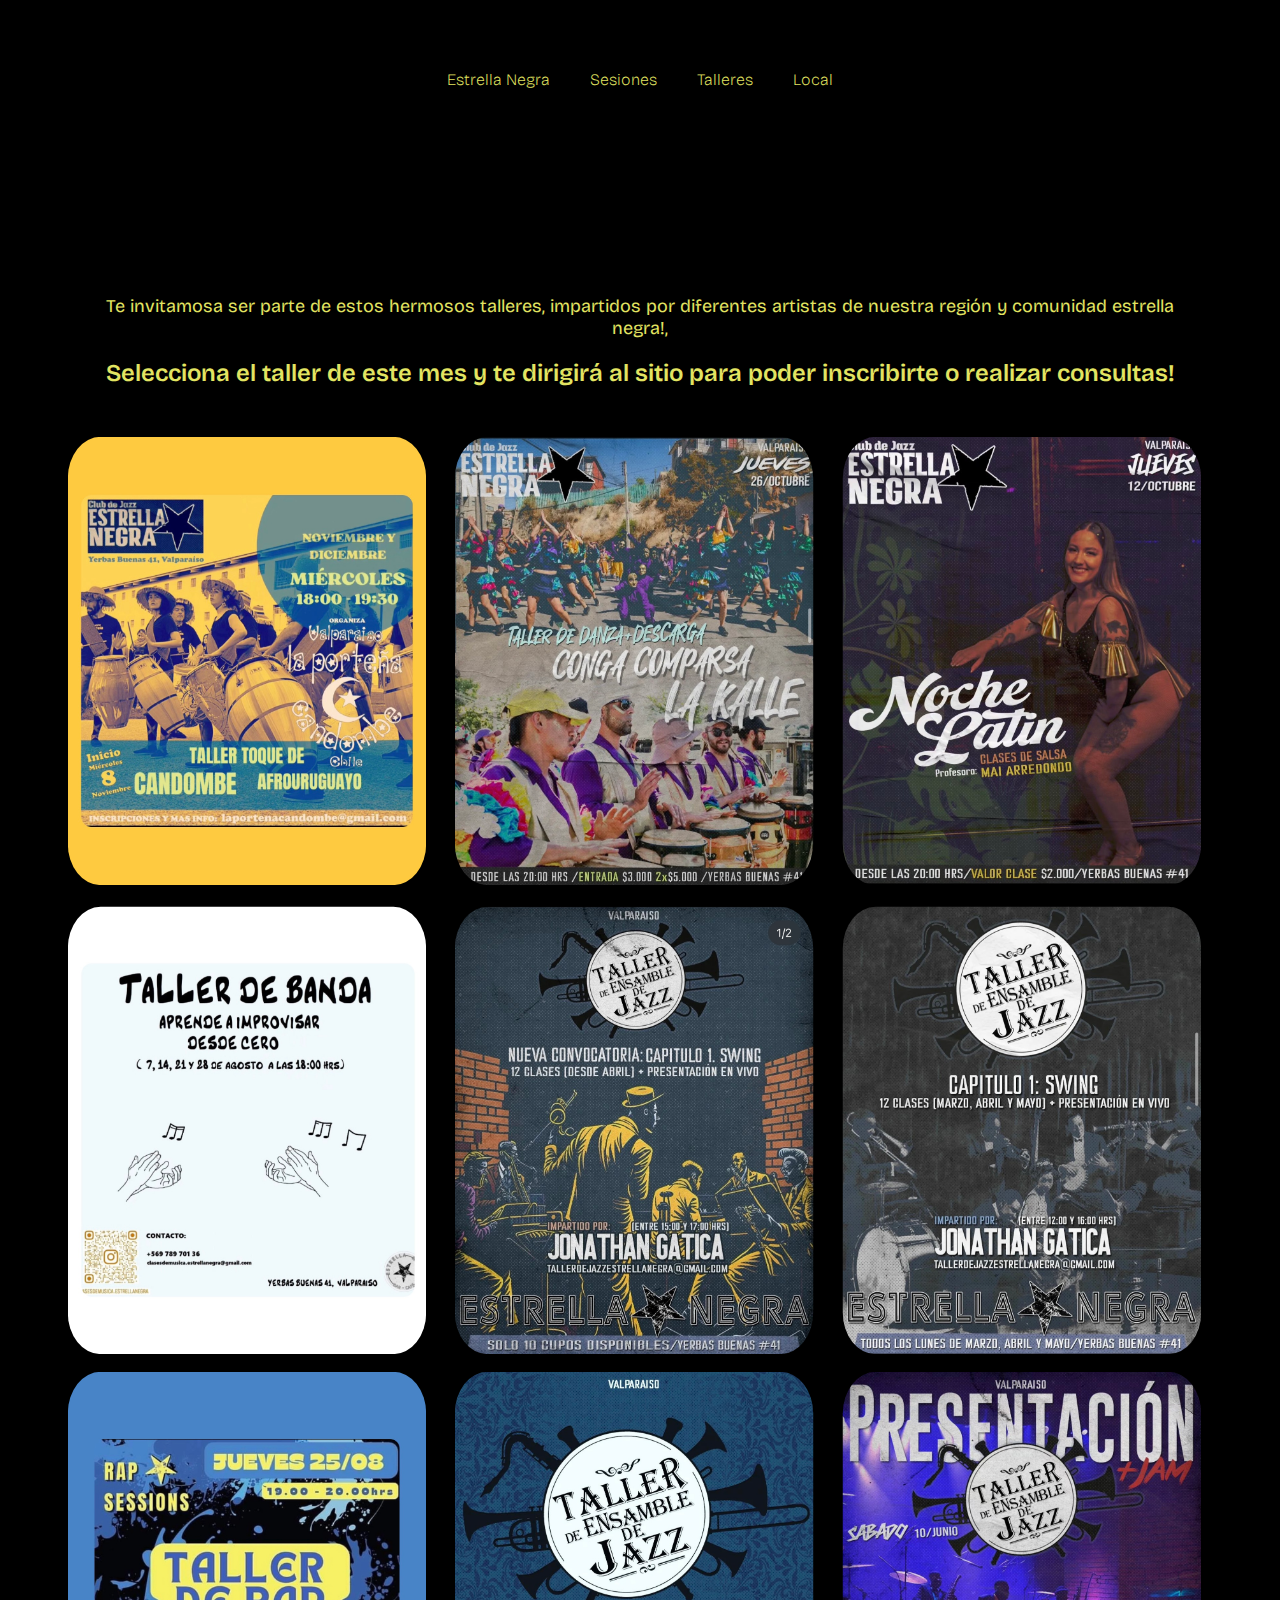
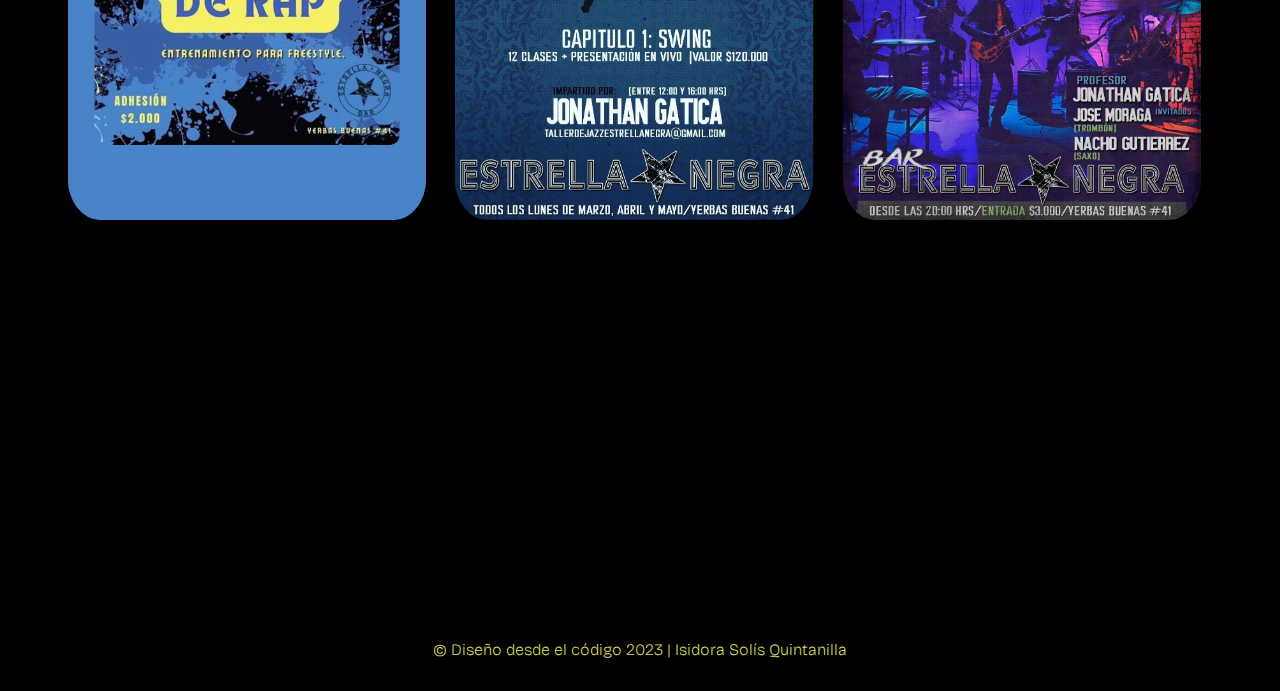
<file: Talleres.html>
<!DOCTYPE html>
<html lang="en">
<head>
    <meta charset="UTF-8">
    <meta name="viewport" content="width=device-width, initial-scale=1.0">
    <title>Talleres</title>
    <link href="https://fonts.googleapis.com/css2?family=Bricolage+Grotesque:opsz,wght@12..96,200;12..96,300;12..96,400;12..96,500;12..96,600;12..96,800&display=swap" rel="stylesheet">
    <link rel="stylesheet" href="style.css">
</head>
<body>
    
    <div class="head">

        <nav class="navmenu">
            <a  href="index.html">Estrella Negra</a>
            <a  href="Sesiones Estrella Negra.html">Sesiones</a>
            <a  href="Talleres.html">Talleres</a>
            <a  href="Local.html">Local</a>
           
        </nav>

    </div>  

    <header class="content header">
        <h2 class="title-one">Talleres de Jazz Estrella Negra</h2>
    </header>
    <section class="Sobre">
        <p>Te invitamosa ser parte de estos hermosos talleres, impartidos por diferentes artistas de nuestra región y comunidad estrella negra!, </p>
        <p class= "otro"> Selecciona el taller de este mes y te dirigirá al sitio para poder inscribirte o realizar consultas!</p>
    </section>
    <div class="imgtalleres">
        <a href="https://api.whatsapp.com/message/SBS47VMOA7JXN1?autoload=1&app_absent=0" class="Link compra">
<img src="img/cl1.jpg" alt="Talleres Noviembre y diciembre ">
</a>
<img src="img/cl2.jpg" alt="Talleres día 26 oct ">
<img src="img/cl.3.jpg" alt="Talleres día 12 oct">
<img src="img/cl4 (2).jpg" alt="Talleres días 7, 14, 21 y 28 agosto">
<img src="img/cl5.jpg" alt="Talleres Abril">
<img src="img/cl6.jpg" alt="Talleres abril y mayo ">
<img src="img/cl7.jpg" alt="Talleres día jueves 25 ">
<img src="img/cl8.jpg" alt="Talleres día lunes marzo, abril y mayo">
<img src="img/cl9.jpg" alt="Talleres día 10 Jun">
      </div>
   
     

 <section class="footer">
        <footer class="Footer">&copy; Diseño desde el código 2023 | Isidora Solís Quintanilla </footer>
      </section>  
</body>
</html>
</file>
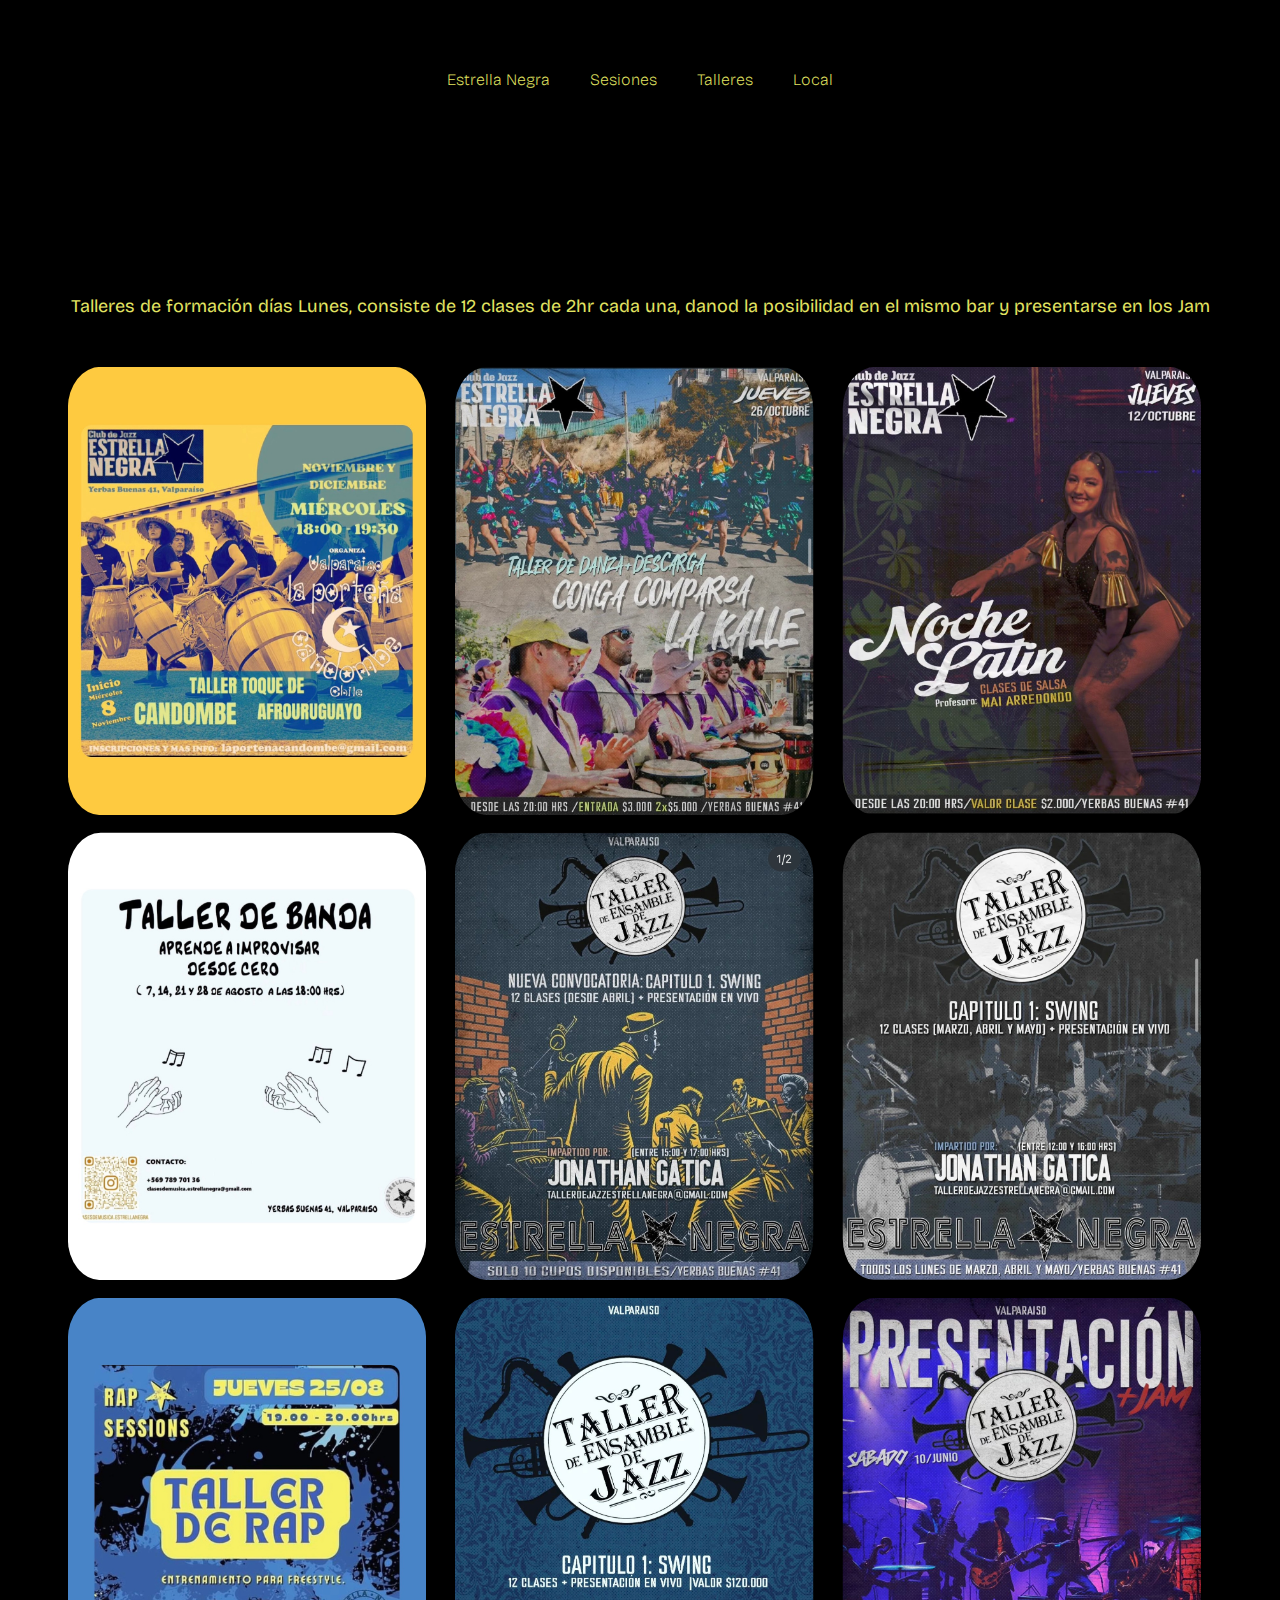
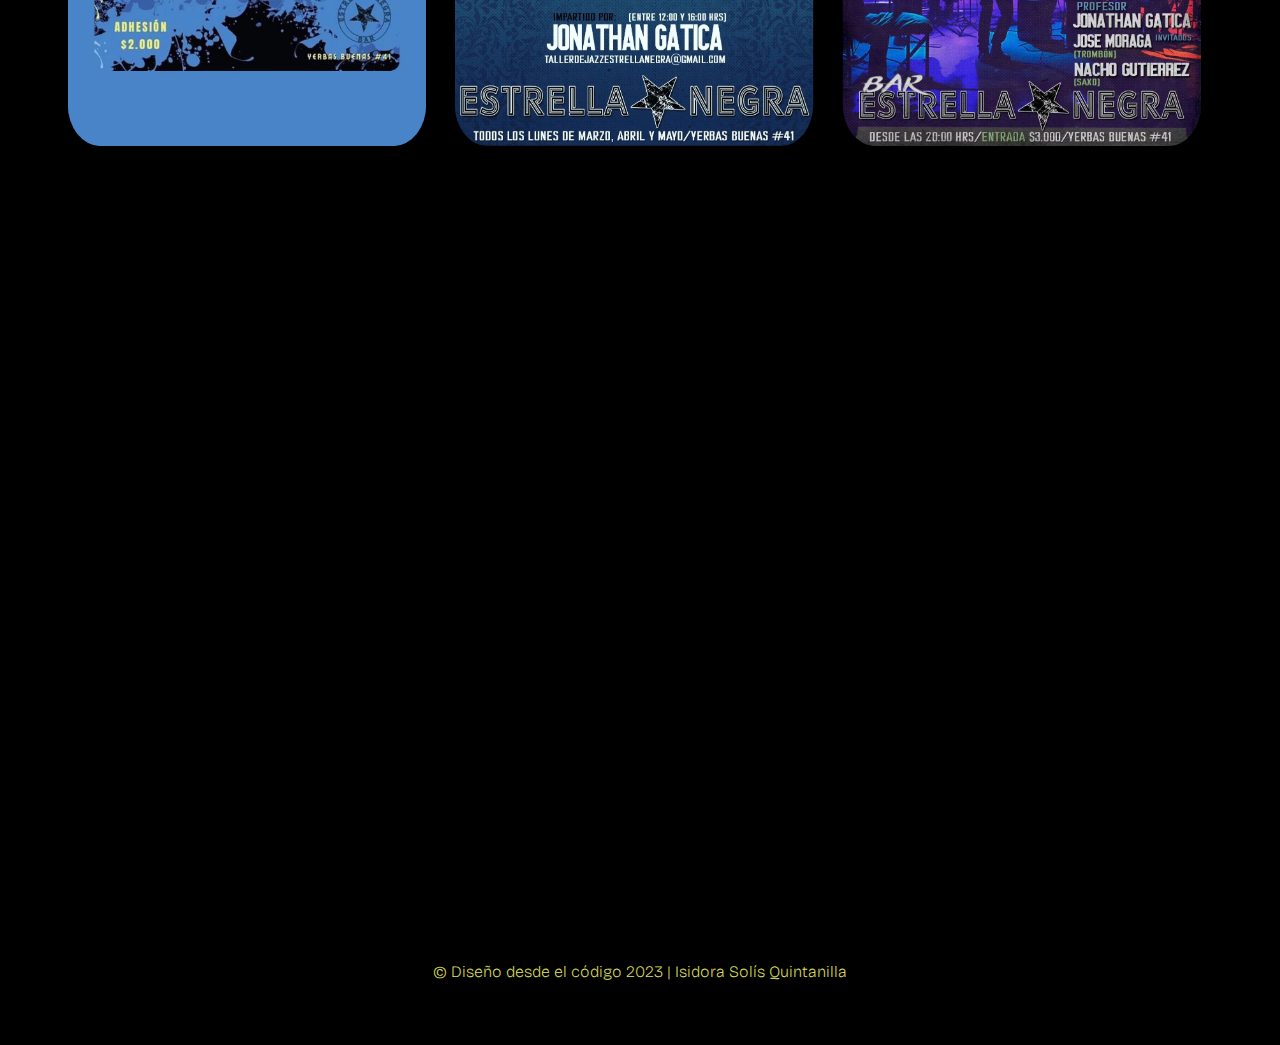
<file: tres.html>
<!DOCTYPE html>
<html lang="en">
<head>
    <meta charset="UTF-8">
    <meta name="viewport" content="width=device-width, initial-scale=1.0">
    <title>Talleres</title>
    <link href="https://fonts.googleapis.com/css2?family=Bricolage+Grotesque:opsz,wght@12..96,200;12..96,300;12..96,400;12..96,500;12..96,600;12..96,800&display=swap" rel="stylesheet">
    <link rel="stylesheet" href="style.css">
</head>
<body>
    <div class="head">

        <nav class="navmenu">
            <a  href="index.html">Estrella Negra</a>
            <a  href="dos.html">Sesiones</a>
            <a  href="tres.html">Talleres</a>
            <a  href="cuatro.html">Local</a>
           
        </nav>

    </div>  

    <header class="content header">
        <h2 class="title-one">Talleres de Jazz Estrella Negra</h2>
    </header>
    <section class="Sobre">
        <pa>Talleres de formación días Lunes, consiste de 12 clases de 2hr cada una, danod la posibilidad en el mismo bar y presentarse en los Jam</pa>
    </section>
    <div class="imgtalleres">
<img src="cl1.jpg" alt="Jam día 4 Nov">
<img src="cl2.jpg" alt="Jam día 25 Oct">
<img src="cl.3.jpg" alt="Jam día 11 Oct">
<img src="cl4 (2).jpg" alt="Jam día 24 Agst">
<img src="cl5.jpg" alt="Jam día 4 Nov">
<img src="cl6.jpg" alt="Jam día 4 Nov">
<img src="cl7.jpg" alt="Jam día 4 Nov">
<img src="cl8.jpg" alt="Jam día 4 Nov">
<img src="cl9.jpg" alt="Jam día 4 Nov">
      </div>
    <section>
     

 <section class="footer">
        <footer class="Footer">&copy; Diseño desde el código 2023 | Isidora Solís Quintanilla </footer>
      </section>  
</body>
</html>
</file>
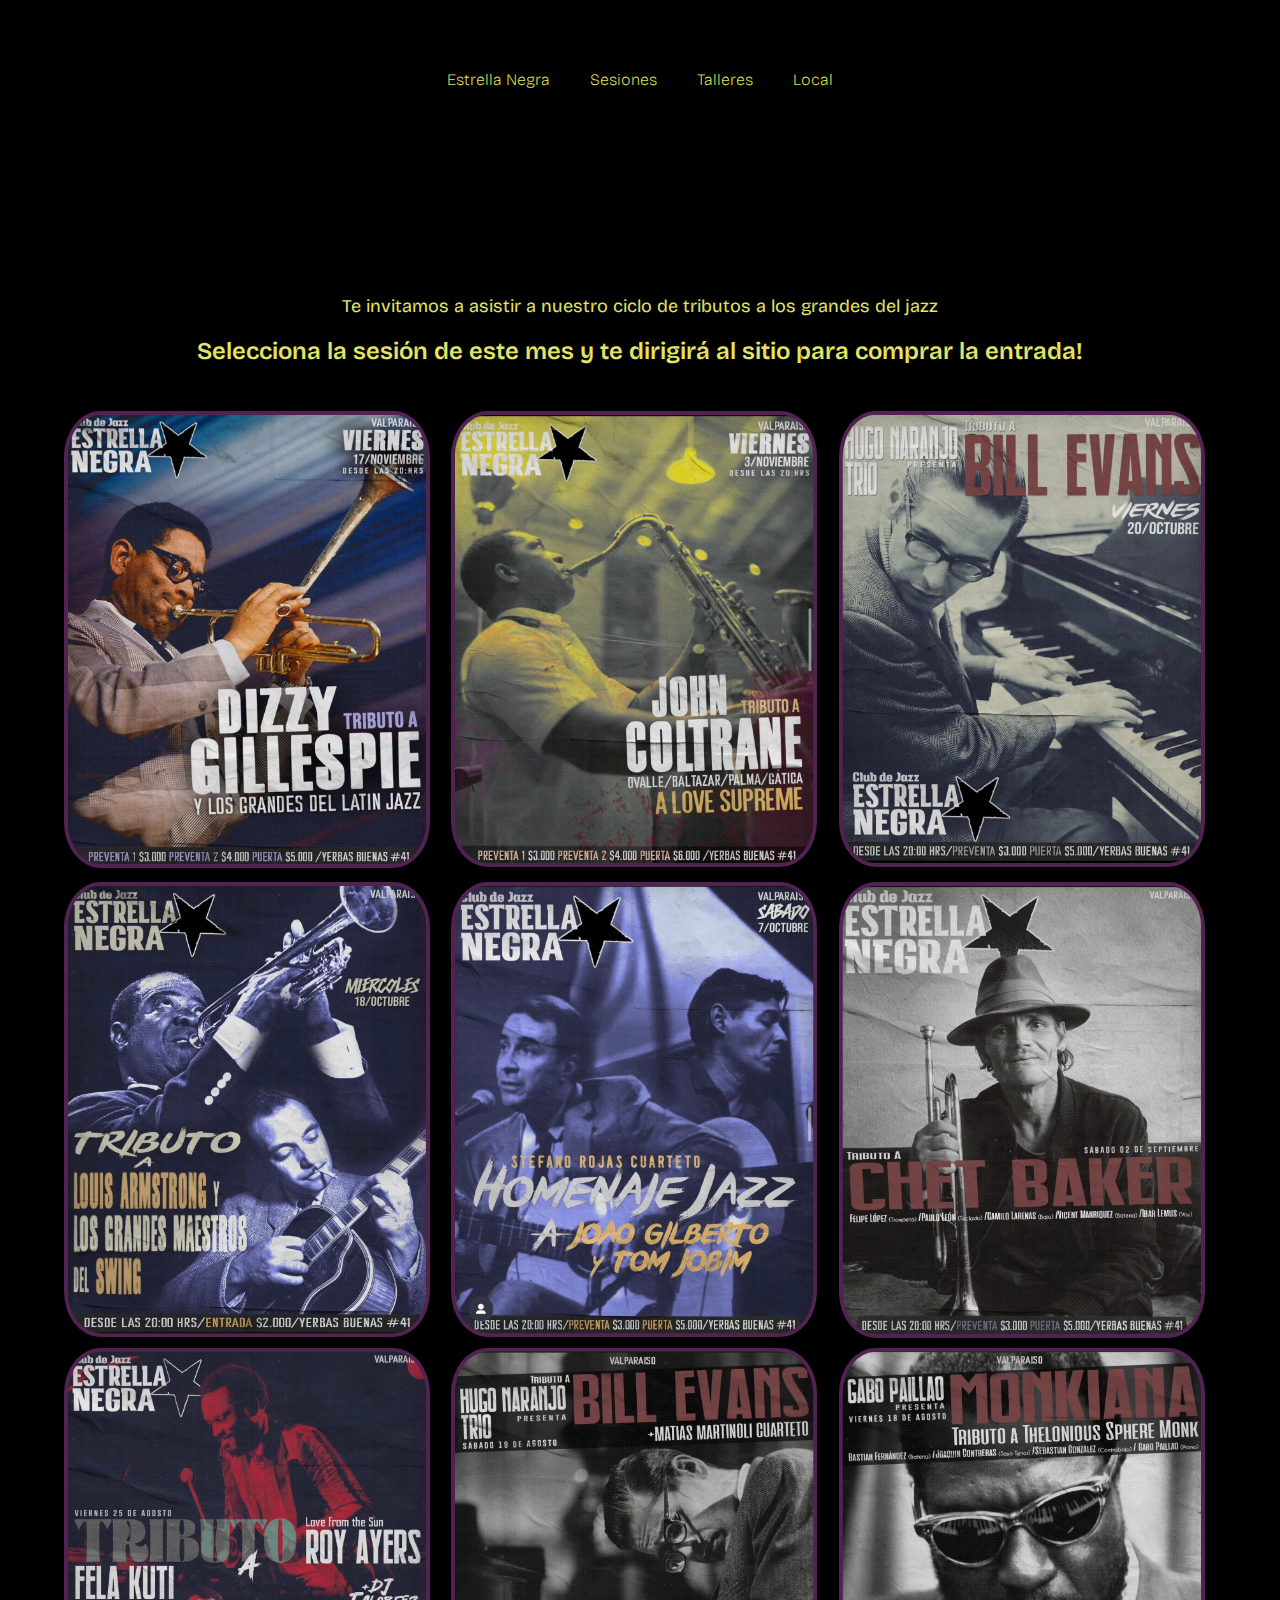
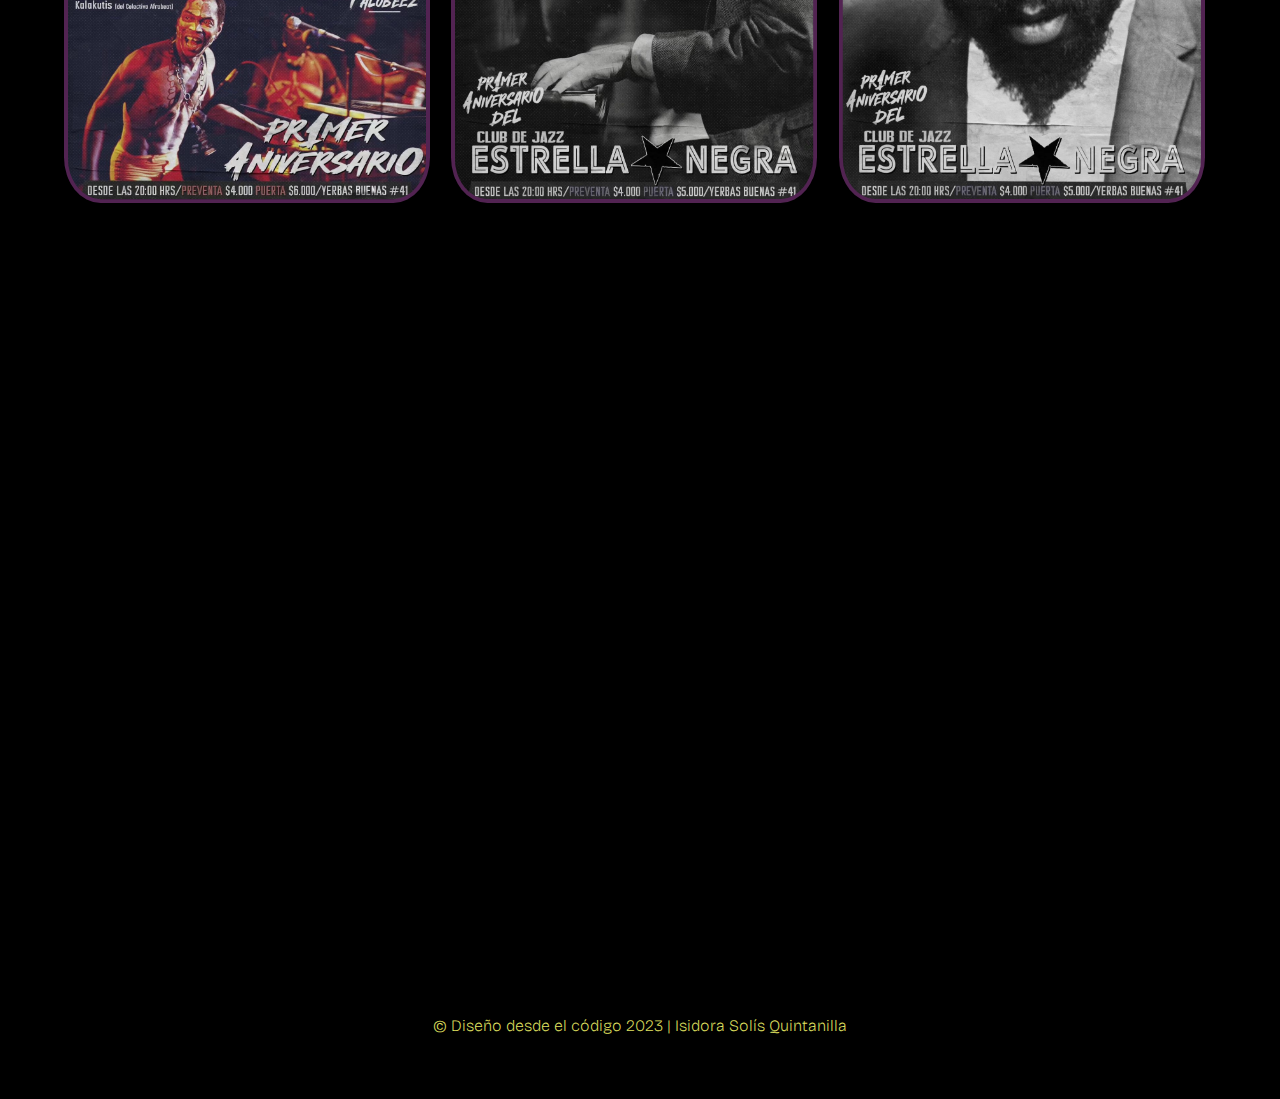
<file: tributo.html>
<!DOCTYPE html>
<html lang="en">
<head>
    <meta charset="UTF-8">
    <meta name="viewport" content="width=device-width, initial-scale=1.0">
    <title>Sesiones de tributo</title>
    <link href="https://fonts.googleapis.com/css2?family=Bricolage+Grotesque:opsz,wght@12..96,200;12..96,300;12..96,400;12..96,500;12..96,600;12..96,800&display=swap" rel="stylesheet">
    <link rel="stylesheet" href="style.css">
</head>
<body>
    
    <div class="head">

        <nav class="navmenu">
            <a  href="index.html">Estrella Negra</a>
            <a  href="Sesiones Estrella Negra.html">Sesiones</a>
            <a  href="Talleres.html">Talleres</a>
            <a  href="Local.html">Local</a>
           
        </nav>

    </div>  

    <header class="content header">
        <h2 class="title-one">Sesiones de Tributo Estrella Negra</h2>
    </header>
    <section class="Sobre">
        <p>Te invitamos a asistir a nuestro ciclo de tributos a los grandes del jazz</p>
        <p class= "otro"> Selecciona la sesión de este mes y te dirigirá al sitio para comprar la entrada!</p>
    </section>
    <div class="imgtribu">
        <a href="https://api.whatsapp.com/message/SBS47VMOA7JXN1?autoload=1&app_absent=0" class="Link compra">
<img src="img/TR11.png" alt="Tributo día 17 Nov">
</a>
<a href="https://api.whatsapp.com/message/SBS47VMOA7JXN1?autoload=1&app_absent=0" class="Link compra">
<img src="img/TR1.jpg" alt="Tributo día 3 Nov">
</a>
<img src="img/TR2.jpg" alt="Tributo día 20 Oct">
<img src="img/TR3.jpg" alt="Tributo día 18 Oct">
<img src="img/TR4.jpg" alt="Tributo día 7 Oct">
<img src="img/TR5.jpg" alt="Tributo día 2 sept">
<img src="img/TR6.jpg" alt="Tributo día 25 agsto">
<img src="img/TR7.jpg" alt="Tributo día 19 agsto">
<img src="img/TR8.jpg" alt="Tributo día 18 agsto">
      </div>
    <section>
     

 <section class="footer">
        <footer class="Footer">&copy; Diseño desde el código 2023 | Isidora Solís Quintanilla </footer>
      </section>  
</body>
</html>
</file>
<file: style.css>
body {
  background-color: black;
  font-family: 'Bricolage Grotesque', sans-serif;
  margin: 0;
  padding: 0;
}


header {
  background-color: black;
  height: 100px;
  padding: 20px;
  position: relative;
  margin-bottom: 1%;
}

.img-portada {
  width: 100%;
  height: 50vh;
  border-radius: 25% 10%;
  mix-blend-mode: exclusion;
  display: flex;
}

.titulo {
  color: #e2e462;
  font-weight: 800;
  font-size: 3em;
  text-align: left;
  position: absolute;
  top: 100%;
  left: 5%;
}

nav {
  margin-top: 60px;
  display: flex;
  justify-content: center;
  width: 100%;
}

nav a {
  color: #e2e462;
  text-decoration: none;
  font-size: 1em;
  padding: 10px 20px;
  font-weight: 200;
  transition: font-size 0.3s, font-weight 0.3s;
} 

nav a:hover {
    font-size: 1.5em; 
  font-weight: 600; 
}

.img-secundaria {
width: 30%;
 
}
.img-secundaria img{
  width: 100%;
  height: auto;
  border-radius: 35% 10%;
  padding: 10% 5%;
  background: #e2e462;

}

.textop {
  width: 50%;
  margin-top: 100px;

}
.texto p{
  font-size: 1.5em;
  font-weight: 400;
  color: #e2e462;
  margin-top: 0;
}
 .textop p {
  font-size: 1.5em;
  font-weight: 400;
  color: #e2e462;
 }
 section.Sobre {
  margin-top: 20px;
}

section {
  padding: 2em;
  display: flex;
  justify-content: center;
  gap: 30px;
  align-items: center;
  margin-top: 30%;
  margin-bottom: 0%;
}
@media screen and (max-width: 768px) {
  .img-secundaria {
    width: 30%;
  }
}
  @media screen and (max-width: 768px) {
    .instagram {
      width: 30%;
    }
}
div.description {
  max-width: 400px; 
  text-align: center; 
  margin-left: 7%;
  font-size: 1em;
  font-weight: 400;
  font-style: italic;
  color: #e2e462;
}

.contenedor{
  position: relative;
  display: inline-block;
  text-align: center;  
}

.instagram{
  border-radius: 35% 10%;
  padding: 10% 5%;
  width: 500px;
  background: #e2e462;
  margin-left: 5%;
}
.Proximo{
  border-radius: 35% 10%;
  padding: 10% 5%;
  width: 500px;
  background: #e2e462;
  margin-left: 5%; 
}
.centrado{
  position: absolute;
  top: 50%;
  left: 55%;
  transform: translate(-50%, -50%);
  font-weight: 800;
  font-size: 2em;
  font-style: bold;
  color: #e2e462;
}
.menu{
  position: relative;
  display: inline-block;
  text-align: center;
}
.Menu{
  border-radius: 35% 10%;
  padding: 10% 5%;
  width: 500px;
  background: #e2e462;
  margin-left: 30%;
}

***


div.description {
  max-width: 400px; 
  text-align: center; 
  margin-left: 7%;
  font-size: 1em;
  font-weight: 400;
  font-style: italic;
  color: #e2e462;
}

.contenedor{
  position: relative;
  display: inline-block;
  text-align: center;  
}
.principal {
  margin-top: 2em;
  display: grid;
  grid-template-columns: repeat(auto-fit, minmax(250px, 1fr));
  gap: 5px;
}

.enlace-index {
  position: relative;
  text-align: center;
  color: #e2e462;
  text-decoration: none;
  display: inline-block;
}

.texto-imagen {
  position: absolute;
  left: 50%;
  top: 50%;
  transform: translate(-50%, -50%) scale(1);
  font-weight: 800;
  font-size: 1.5em;
  text-align: center;
  color: #e2e462;
  opacity: 1;
  transition: opacity 0.5s ease-in-out;
  z-index: 2;
}

.enlace-index:hover .texto-imagen {
  transform: translate(-50%, -50%) scale(1);
  opacity: 1;
}




.principal img {
  width: 80%;
  height: auto;
  border-radius: 10% 45%;
  transition: transform 0.3s;
  margin-left: 5%;
  margin-right: 5%;
}

.principal a:hover img {
  transform: scale(1.2);
}

.centrado{
  position: absolute;
  top: 50%;
  left: 55%;
  transform: translate(-50%, -50%);
  font-weight: 800;
  font-size: 2em;
  font-style: bold;
  color: #e2e462;
}


.centro{
  position: absolute;
  top: 50%;
  left: 80%;
  transform: translate(-50%, -50%);
  font-weight: 800;
  font-size: 2em;
  font-style: bold;
  color: #e2e462;
}
.spotify{
  justify-content: center;
}
footer{
  color: #e2e462;
  text-align: center;
  font-weight: 100;
}
/* Index dos Sesiones */
***
.header {
  background-size:cover;
  color: #e2e462;
  text-align: center;
  font-weight: 800;
}
.Sobre{

    color: #e2e462;
    text-align: center;
    font-size: large;
    font-weight: 400;
    margin-bottom: 10px;
    display: grid; 
    grid-template-columns: 1fr; 
    gap: 20px; 
   
  }
  
.Sobre p{
 margin-top: 0%;
  margin-bottom: 0%;
  width: auto;
  margin-left: 5%;
  margin-right: 5%;
}



.Sesiones {
  margin-top: 2em;
  display: grid;
  grid-template-columns: repeat(auto-fit, minmax(250px, 1fr));
  gap: 5px;
}

.enlace-sesion {
  position: relative;
  text-align: center;
  color: #e2e462;
  text-decoration: none;
  display: inline-block;
}

.texto-imagen {
  position: absolute;
  left: 50%;
  top: 50%;
  transform: translate(-50%, -50%) scale(1);
  font-weight: 800;
  font-size: 1.5em;
  text-align: center;
  color: #e2e462;
  opacity: 1;
  transition: opacity 0.5s ease-in-out;
  z-index: 2;
}

.enlace-sesion:hover .texto-imagen {
  transform: translate(-50%, -50%) scale(1);
  opacity: 1;
}




.Sesiones img {
  width: 80%;
  height: auto;
  border-radius: 10% 45%;
  transition: transform 0.3s;
  margin-left: 5%;
  margin-right: 5%;
}

.Sesiones a:hover img {
  transform: scale(1.2);
}

.Jam{
  border-radius: 35% 10%;
  padding: 6% 3%;
  background: #6462E4; 
  
}
.Grupos{
  border-radius: 35% 10%;
  padding:  6% 3%;
  background:  #62E464; 

}
.Tributo{
  border-radius: 45% 10%;
  padding: 6% 3%;
  background:  #E462E2; 

}

  
/* Index cuatro Local */
.mapa {
  margin-top: -50px; 
}

.mapa iframe {
  border-radius: 10% 25%;
  filter: invert(100%);
  
}

.caja-texto {
  display: flex;
  flex-direction: column;
  align-items: center;
  margin-top: 0px;
}

.mensaje {
  text-align: center;
  margin-bottom: 10px;
  color: #e2e462;
  font-weight: 600;
}

.input-correo {
  width: 100%;
  max-width: 170px;
  margin-top: 10px;
  border: 2px solid #080808;
  background-color: transparent;
}

#formularioCorreo {
  display: flex;
  flex-direction: column;
  align-items: center;
}

#formularioCorreo input[type="submit"] {
  background-color: #e2e462;
  color: #000;
  border: none;
  padding: 10px 20px;
  border-radius: 5px;
  justify-items: center;
  cursor: pointer;
  margin-top: 5%;
}

/* Index jam */
.imgjam{
  margin-left: 5%;
  margin-right: 5%;
display: grid;
grid-template-columns: 1fr 1fr 1fr;
gap: 10px;
}
.imgjam img{
  width: 95%;
  height: auto;
  border-radius: 10%;
  padding: 1%;
  background: #6462E4;
  transition: transform 0.3s;
}

.imgjam a:hover img {
  transform: scale(1.2); 
}

/* Index artista */
.imgartista{
margin-left: 5%;
margin-right: 5%;
display: grid;
grid-template-columns: 1fr 1fr 1fr;
gap: 10px;
}
.imgartista img{
  width: 95%;
  height: auto;
  border-radius: 10%;
  padding: 1%;
  background: #62E464;
  transition: transform 0.3s;
}

.imgartista a:hover img {
  transform: scale(1.2); 
}
.otro {
  font-size: x-large; 
  font-weight: 600;
}
/* Index tributo */
.imgtribu{
  margin-left: 5%;
  margin-right: 5%;
display: grid;
grid-template-columns: 1fr 1fr 1fr;
gap: 10px;
}
.imgtribu img{
  width: 95%;
  height: auto;
  border-radius: 10%;
  padding: 1%;
  background: #e462e25c;
  transition: transform 0.3s;
}

.imgtribu a:hover img {
  transform: scale(1.2); 
}
/* Index talleres */

.imgtalleres{
margin-left: 5%;
margin-right: 5%;
display: grid;
grid-template-columns: 1fr 1fr 1fr;
gap: 10px;
}
.imgtalleres img{
  width: 95%;
  height: auto;
  border-radius: 10%;
  padding: 1%;
  transition: transform 0.3s;
}

.imgtalleres a:hover img {
  transform: scale(1.2); 
}

.centro{
  position: absolute;
  top: 50%;
  left: 80%;
  transform: translate(-50%, -50%);
  font-weight: 800;
  font-size: 2em;
  font-style: bold;
  color: #e2e462;
}
.spotify{
  justify-content: center;
}
footer{
  color: #e2e462;
  text-align: center;
  font-weight: 100;
}
</file>
